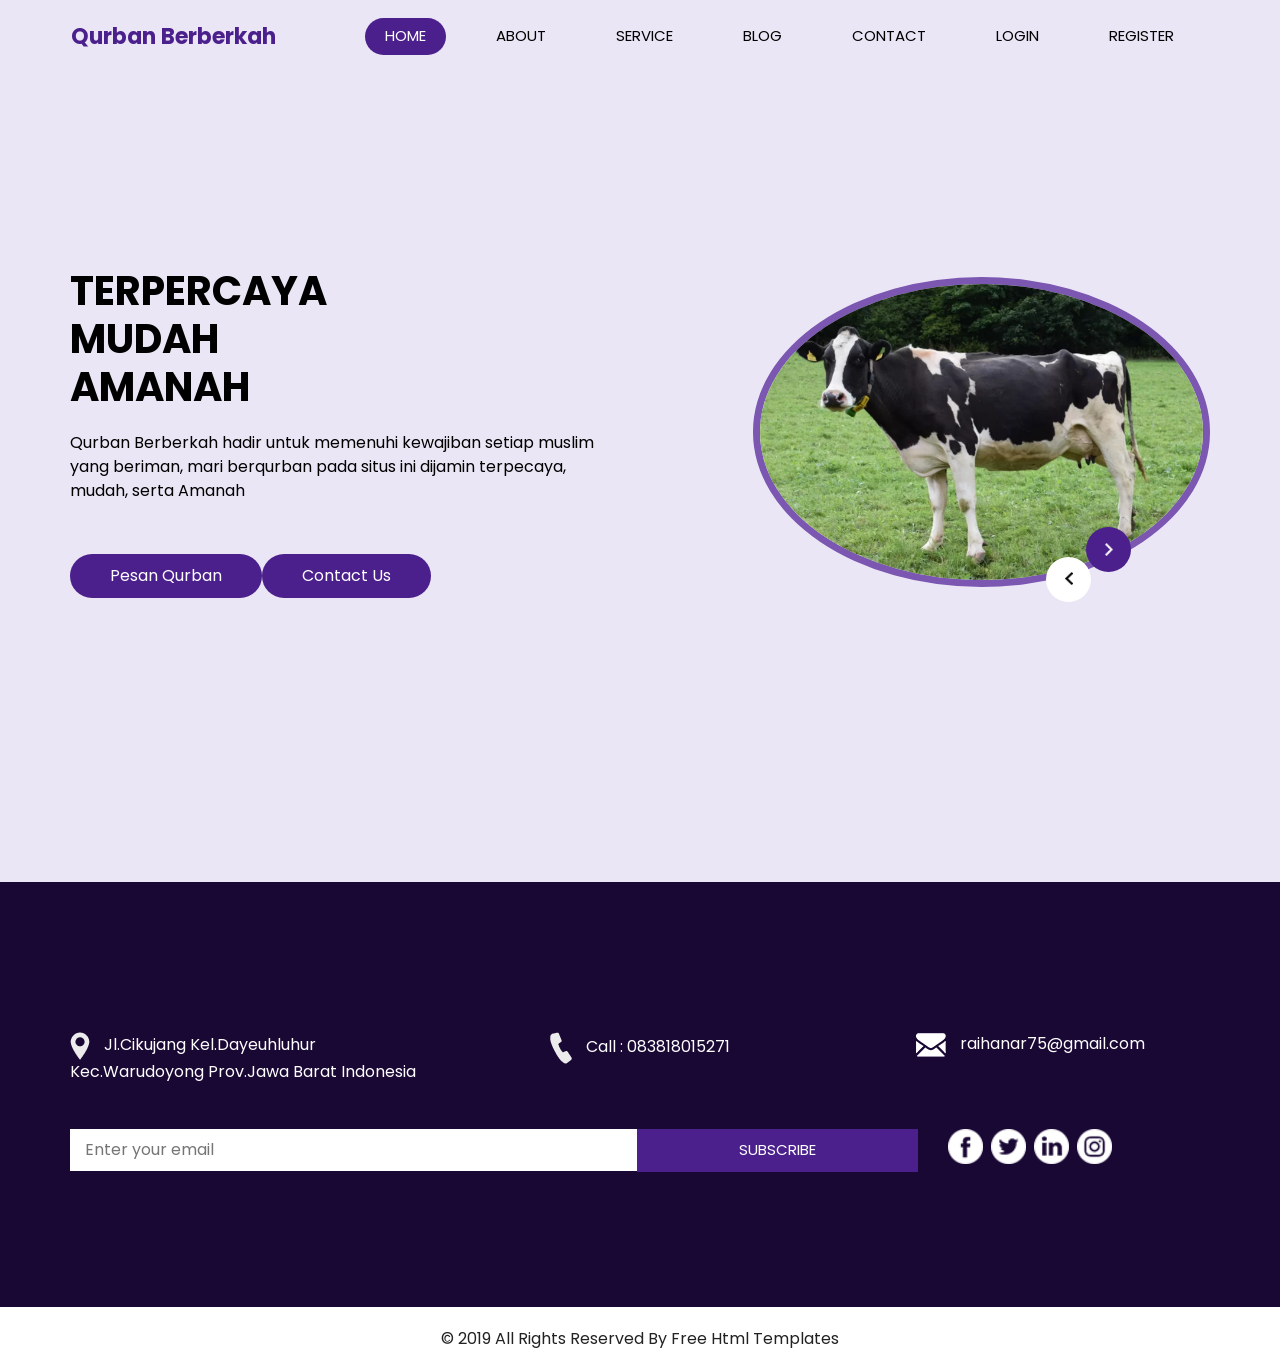
<file: index.html>
<!DOCTYPE html>
<html>

<head>
  <!-- Basic -->
  <meta charset="utf-8" />
  <meta http-equiv="X-UA-Compatible" content="IE=edge" />
  <!-- Mobile Metas -->
  <meta name="viewport" content="width=device-width, initial-scale=1, shrink-to-fit=no" />
  <!-- Site Metas -->
  <meta name="keywords" content="" />
  <meta name="description" content="" />
  <meta name="author" content="" />

  <title>Qurban Berberkah</title>

  <!-- slider stylesheet -->
  <link rel="stylesheet" type="text/css" href="https://cdnjs.cloudflare.com/ajax/libs/OwlCarousel2/2.1.3/assets/owl.carousel.min.css" />

  <!-- bootstrap core css -->
  <link rel="stylesheet" type="text/css" href="css/bootstrap.css" />

  <!-- fonts style -->
  <link href="https://fonts.googleapis.com/css?family=Poppins:400,600,700&display=swap" rel="stylesheet">
  <!-- Custom styles for this template -->
  <link href="css/style.css" rel="stylesheet" />
  <!-- responsive style -->
  <link href="css/responsive.css" rel="stylesheet" />
</head>

<body>

  <div class="hero_area">
    <!-- header section strats -->
    <header class="header_section">
      <div class="container">
        <nav class="navbar navbar-expand-lg custom_nav-container ">
          <a class="navbar-brand" href="index.html">
            <span>
              Qurban Berberkah
            </span>
          </a>
          <button class="navbar-toggler" type="button" data-toggle="collapse" data-target="#navbarSupportedContent" aria-controls="navbarSupportedContent" aria-expanded="false" aria-label="Toggle navigation">
            <span class="s-1"> </span>
            <span class="s-2"> </span>
            <span class="s-3"> </span>
          </button>

          <div class="collapse navbar-collapse" id="navbarSupportedContent">
            <div class="d-flex ml-auto flex-column flex-lg-row align-items-center">
              <ul class="navbar-nav">
                <li class="nav-item active">
                  <a class="nav-link" href="index.html">Home <span class="sr-only">(current)</span></a>
                </li>
                <li class="nav-item">
                  <a class="nav-link" href="about.html"> About</a>
                </li>
                <li class="nav-item">
                  <a class="nav-link" href="service.html"> Service </a>
                </li>
                <li class="nav-item">
                  <a class="nav-link" href="blog.html"> Blog </a>
                </li>
                <li class="nav-item">
                  <a class="nav-link" href="contact.html">Contact </a>
                </li>
                <li class="nav-item">
                  <a class="nav-link" href="login1.html">Login</a>
                </li>
                <li class="nav-item">
                  <a class="nav-link" href="register.html">Register</a>
                </li>
              </ul>
            </div>
          </div>
        </nav>
      </div>
    </header>
    <!-- end header section -->
    <!-- slider section -->
    <section class=" slider_section ">
      <div class="container">
        <div class="row">
          <div class="col-md-6 ">
            <div class="detail_box">
              <h1>
                Terpercaya <br>
                Mudah <br>
                Amanah
              </h1>
              <p>
                Qurban Berberkah hadir untuk memenuhi kewajiban setiap muslim yang beriman, mari berqurban pada situs ini dijamin terpecaya, mudah, serta Amanah 
              </p>
              <a href="hewan.php" class="">
                Pesan Qurban
 	            <a href="" class="">
                Contact Us
            </div>
          </div>
          <div class="col-lg-5 col-md-6 offset-lg-1">
            <div class="img_content">
              <div class="img_container">
                <div id="carouselExampleControls" class="carousel slide" data-ride="carousel">
                  <div class="carousel-inner">
                    <div class="carousel-item active">
                      <div class="img-box">
                        <img src="images/sapi.png" alt="">
                      </div>
                    </div>
                    <div class="carousel-item">
                      <div class="img-box">
                        <img src="images/sapi2.png" alt="">
                      </div>
                    </div>
                    <div class="carousel-item">
                      <div class="img-box">
                        <img src="images/sapi3.png" alt="">
                      </div>
                    </div>
                  </div>
                </div>
              </div>
              <a class="carousel-control-prev" href="#carouselExampleControls" role="button" data-slide="prev">
                <span class="sr-only">Previous</span>
              </a>
              <a class="carousel-control-next" href="#carouselExampleControls" role="button" data-slide="next">
                <span class="sr-only">Next</span>
              </a>
            </div>

          </div>
        </div>
      </div>
    </section>
    <!-- end slider section -->
  </div>
  <!-- info section -->

  <section class="info_section layout_padding">
    <div class="container">
      <div class="info_contact">
        <div class="row">
          <div class="col-md-4">
            <a href="">
              <img src="images/location-white.png" alt="">
              <span>
                Jl.Cikujang Kel.Dayeuhluhur Kec.Warudoyong Prov.Jawa Barat Indonesia
              </span>
            </a>
          </div>
          <div class="col-md-4">
            <a href="">
              <img src="images/telephone-white.png" alt="">
              <span>
                Call : 083818015271
              </span>
            </a>
          </div>
          <div class="col-md-4">
            <a href="">
              <img src="images/envelope-white.png" alt="">
              <span>
                raihanar75@gmail.com
              </span>
            </a>
          </div>
        </div>
      </div>
      <div class="row">
        <div class="col-md-8 col-lg-9">
          <div class="info_form">
            <form action="">
              <input type="text" placeholder="Enter your email">
              <button>
                subscribe
              </button>
            </form>
          </div>
        </div>
        <div class="col-md-4 col-lg-3">
          <div class="info_social">
            <div>
              <a href="">
                <img src="images/fb.png" alt="">
              </a>
            </div>
            <div>
              <a href="">
                <img src="images/twitter.png" alt="">
              </a>
            </div>
            <div>
              <a href="">
                <img src="images/linkedin.png" alt="">
              </a>
            </div>
            <div>
              <a href="">
                <img src="images/instagram.png" alt="">
              </a>
            </div>
          </div>
        </div>
      </div>

    </div>
  </section>

  <!-- end info section -->

  <!-- footer section -->
  <footer class="container-fluid footer_section">
    <div class="container">
      <div class="row">
        <div class="col-lg-7 col-md-9 mx-auto">
          <p>
            &copy; 2019 All Rights Reserved By
            <a href="https://html.design/">Free Html Templates</a>
          </p>
        </div>
      </div>
    </div>
  </footer>
  <!-- footer section -->


  <script src="js/jquery-3.4.1.min.js"></script>
  <script src="js/bootstrap.js"></script>

</body>

</html>
</file>
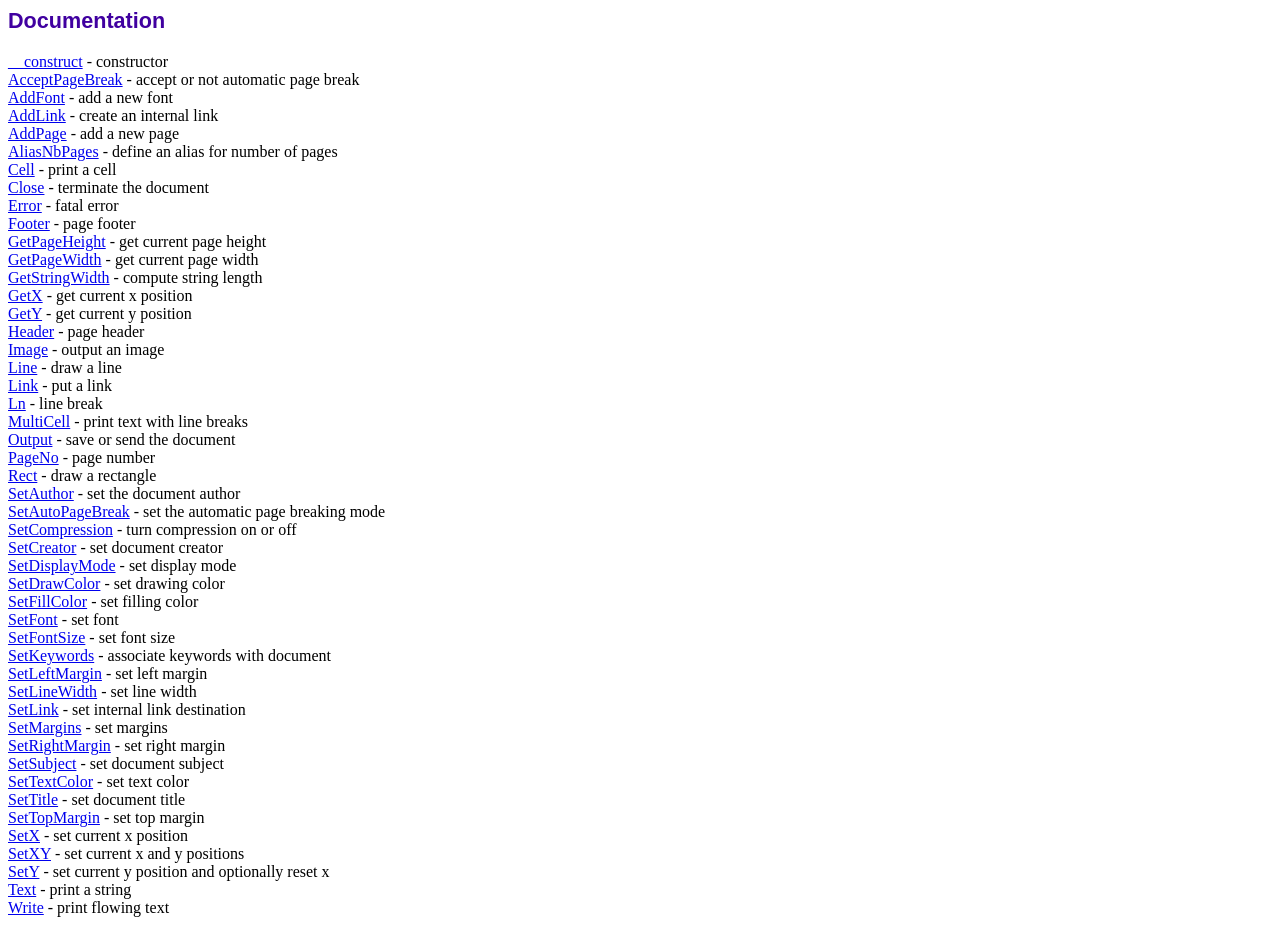
<file: pdf/doc/index.htm>
<!DOCTYPE html PUBLIC "-//W3C//DTD HTML 4.01 Transitional//EN">
<html>
<head>
<meta http-equiv="Content-Type" content="text/html; charset=UTF-8">
<title>Documentation</title>
<link type="text/css" rel="stylesheet" href="../fpdf.css">
</head>
<body>
<h1>Documentation</h1>
<a href="__construct.htm">__construct</a> - constructor<br>
<a href="acceptpagebreak.htm">AcceptPageBreak</a> - accept or not automatic page break<br>
<a href="addfont.htm">AddFont</a> - add a new font<br>
<a href="addlink.htm">AddLink</a> - create an internal link<br>
<a href="addpage.htm">AddPage</a> - add a new page<br>
<a href="aliasnbpages.htm">AliasNbPages</a> - define an alias for number of pages<br>
<a href="cell.htm">Cell</a> - print a cell<br>
<a href="close.htm">Close</a> - terminate the document<br>
<a href="error.htm">Error</a> - fatal error<br>
<a href="footer.htm">Footer</a> - page footer<br>
<a href="getpageheight.htm">GetPageHeight</a> - get current page height<br>
<a href="getpagewidth.htm">GetPageWidth</a> - get current page width<br>
<a href="getstringwidth.htm">GetStringWidth</a> - compute string length<br>
<a href="getx.htm">GetX</a> - get current x position<br>
<a href="gety.htm">GetY</a> - get current y position<br>
<a href="header.htm">Header</a> - page header<br>
<a href="image.htm">Image</a> - output an image<br>
<a href="line.htm">Line</a> - draw a line<br>
<a href="link.htm">Link</a> - put a link<br>
<a href="ln.htm">Ln</a> - line break<br>
<a href="multicell.htm">MultiCell</a> - print text with line breaks<br>
<a href="output.htm">Output</a> - save or send the document<br>
<a href="pageno.htm">PageNo</a> - page number<br>
<a href="rect.htm">Rect</a> - draw a rectangle<br>
<a href="setauthor.htm">SetAuthor</a> - set the document author<br>
<a href="setautopagebreak.htm">SetAutoPageBreak</a> - set the automatic page breaking mode<br>
<a href="setcompression.htm">SetCompression</a> - turn compression on or off<br>
<a href="setcreator.htm">SetCreator</a> - set document creator<br>
<a href="setdisplaymode.htm">SetDisplayMode</a> - set display mode<br>
<a href="setdrawcolor.htm">SetDrawColor</a> - set drawing color<br>
<a href="setfillcolor.htm">SetFillColor</a> - set filling color<br>
<a href="setfont.htm">SetFont</a> - set font<br>
<a href="setfontsize.htm">SetFontSize</a> - set font size<br>
<a href="setkeywords.htm">SetKeywords</a> - associate keywords with document<br>
<a href="setleftmargin.htm">SetLeftMargin</a> - set left margin<br>
<a href="setlinewidth.htm">SetLineWidth</a> - set line width<br>
<a href="setlink.htm">SetLink</a> - set internal link destination<br>
<a href="setmargins.htm">SetMargins</a> - set margins<br>
<a href="setrightmargin.htm">SetRightMargin</a> - set right margin<br>
<a href="setsubject.htm">SetSubject</a> - set document subject<br>
<a href="settextcolor.htm">SetTextColor</a> - set text color<br>
<a href="settitle.htm">SetTitle</a> - set document title<br>
<a href="settopmargin.htm">SetTopMargin</a> - set top margin<br>
<a href="setx.htm">SetX</a> - set current x position<br>
<a href="setxy.htm">SetXY</a> - set current x and y positions<br>
<a href="sety.htm">SetY</a> - set current y position and optionally reset x<br>
<a href="text.htm">Text</a> - print a string<br>
<a href="write.htm">Write</a> - print flowing text<br>
</body>
</html>
</file>
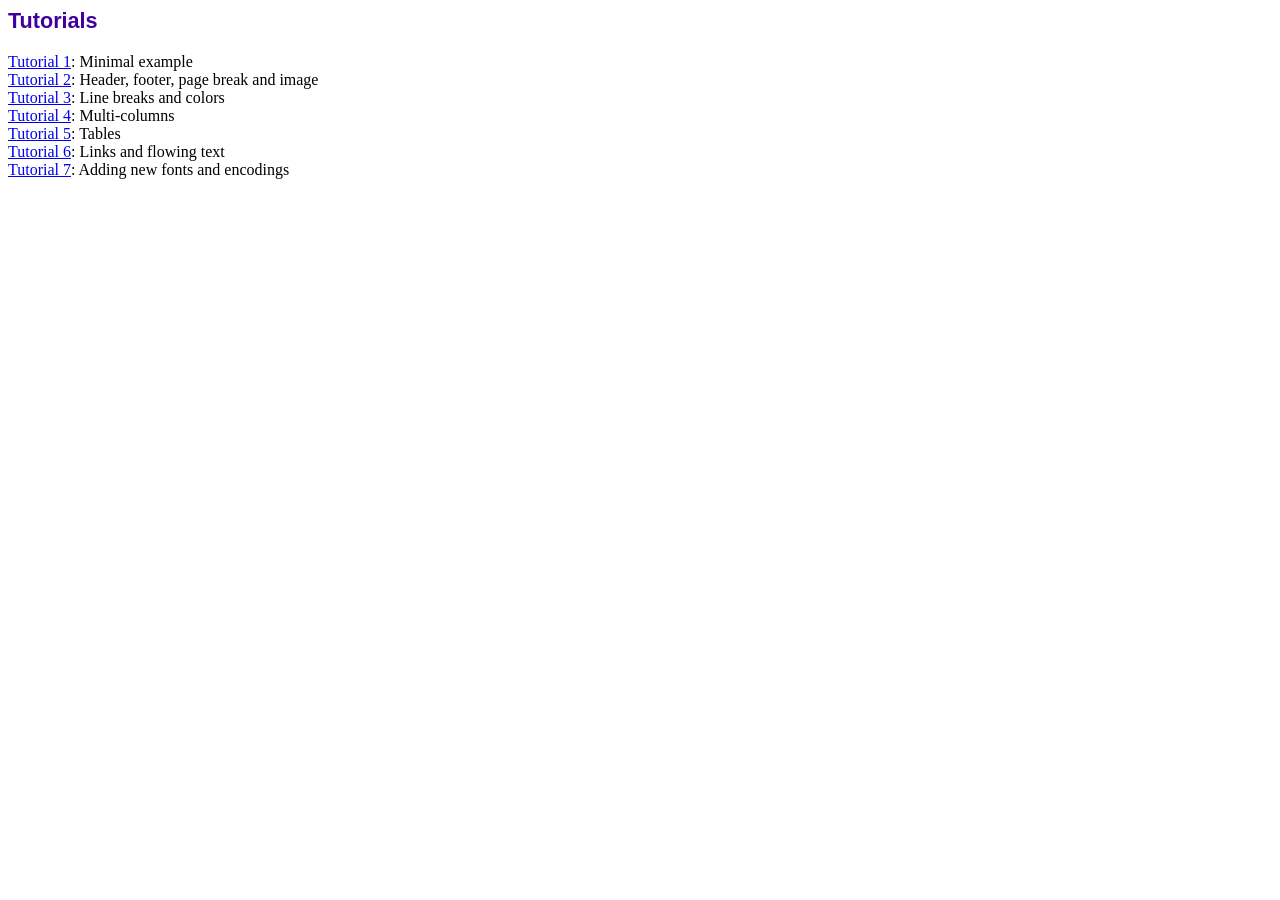
<file: pdf/tutorial/index.htm>
<!DOCTYPE html PUBLIC "-//W3C//DTD HTML 4.01 Transitional//EN">
<html>
<head>
<meta http-equiv="Content-Type" content="text/html; charset=UTF-8">
<title>Tutorials</title>
<link type="text/css" rel="stylesheet" href="../fpdf.css">
</head>
<body>
<h1>Tutorials</h1>
<ul style="list-style-type:none; margin-left:0; padding-left:0">
<li><a href="tuto1.htm">Tutorial 1</a>: Minimal example</li>
<li><a href="tuto2.htm">Tutorial 2</a>: Header, footer, page break and image</li>
<li><a href="tuto3.htm">Tutorial 3</a>: Line breaks and colors</li>
<li><a href="tuto4.htm">Tutorial 4</a>: Multi-columns</li>
<li><a href="tuto5.htm">Tutorial 5</a>: Tables</li>
<li><a href="tuto6.htm">Tutorial 6</a>: Links and flowing text</li>
<li><a href="tuto7.htm">Tutorial 7</a>: Adding new fonts and encodings</li>
</ul>
</body>
</html>
</file>
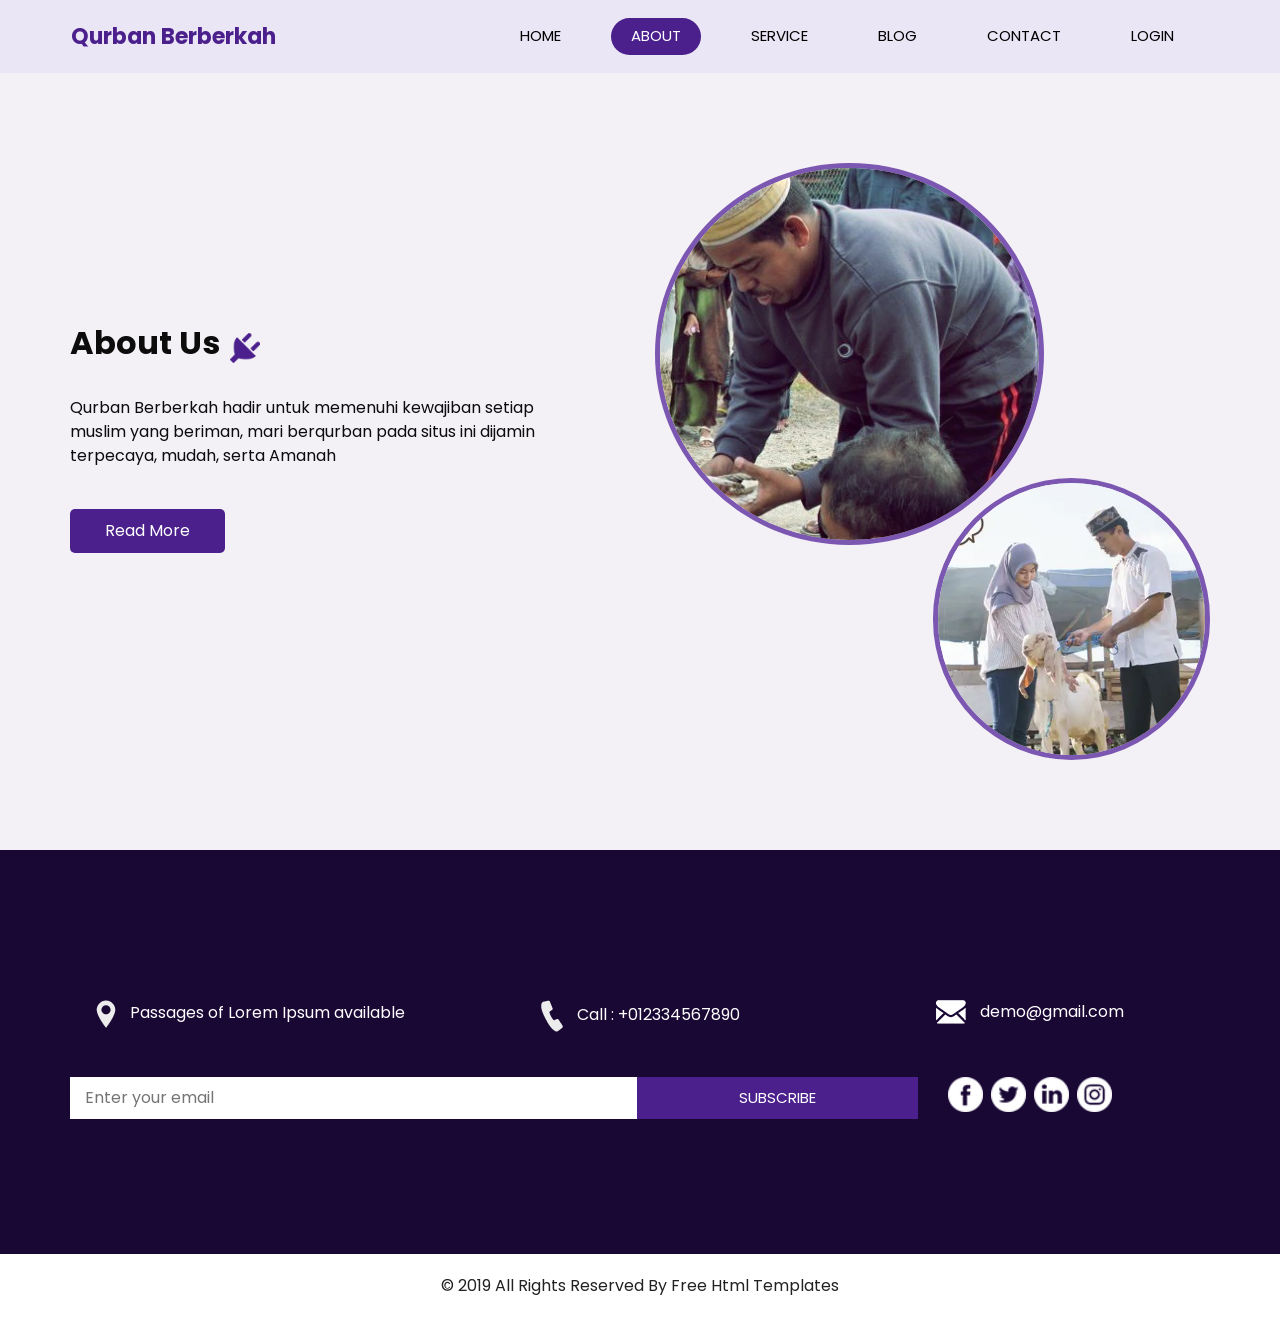
<file: about.html>
<!DOCTYPE html>
<html>

<head>
  <!-- Basic -->
  <meta charset="utf-8" />
  <meta http-equiv="X-UA-Compatible" content="IE=edge" />
  <!-- Mobile Metas -->
  <meta name="viewport" content="width=device-width, initial-scale=1, shrink-to-fit=no" />
  <!-- Site Metas -->
  <meta name="keywords" content="" />
  <meta name="description" content="" />
  <meta name="author" content="" />

  <title>Qurban Berberkah</title>

  <!-- slider stylesheet -->
  <link rel="stylesheet" type="text/css" href="https://cdnjs.cloudflare.com/ajax/libs/OwlCarousel2/2.1.3/assets/owl.carousel.min.css" />

  <!-- bootstrap core css -->
  <link rel="stylesheet" type="text/css" href="css/bootstrap.css" />

  <!-- fonts style -->
  <link href="https://fonts.googleapis.com/css?family=Poppins:400,600,700&display=swap" rel="stylesheet">
  <!-- Custom styles for this template -->
  <link href="css/style.css" rel="stylesheet" />
  <!-- responsive style -->
  <link href="css/responsive.css" rel="stylesheet" />
</head>

<body class="sub_page">

  <div class="hero_area">
    <!-- header section strats -->
    <header class="header_section">
      <div class="container">
        <nav class="navbar navbar-expand-lg custom_nav-container ">
          <a class="navbar-brand" href="index.html">
            <span>
              Qurban Berberkah
            </span>
          </a>
          <button class="navbar-toggler" type="button" data-toggle="collapse" data-target="#navbarSupportedContent" aria-controls="navbarSupportedContent" aria-expanded="false" aria-label="Toggle navigation">
            <span class="s-1"> </span>
            <span class="s-2"> </span>
            <span class="s-3"> </span>
          </button>

          <div class="collapse navbar-collapse" id="navbarSupportedContent">
            <div class="d-flex ml-auto flex-column flex-lg-row align-items-center">
              <ul class="navbar-nav  ">
                <li class="nav-item ">
                  <a class="nav-link" href="index.html">Home <span class="sr-only">(current)</span></a>
                </li>
                <li class="nav-item active">
                  <a class="nav-link" href="about.html"> About</a>
                </li>
                <li class="nav-item">
                  <a class="nav-link" href="service.html"> Service </a>
                </li>
                <li class="nav-item">
                  <a class="nav-link" href="blog.html"> Blog </a>
                </li>
                <li class="nav-item">
                  <a class="nav-link" href="contact.html">Contact </a>
                </li>
                <li class="nav-item">
                  <a class="nav-link" href="login1.html">Login</a>
                </li>
              </ul>
            </div>
          </div>
        </nav>
      </div>
    </header>
    <!-- end header section -->
  </div>



  <!-- about section -->
  <section class="about_section layout_padding">
    <div class="container">
      <div class="row">
        <div class="col-md-6">
          <div class="detail-box">
            <div class="heading_container">
              <h2>
                About Us
              </h2>
              <img src="images/plug.png" alt="">
            </div>
            <p>
              Qurban Berberkah hadir untuk memenuhi kewajiban setiap muslim yang beriman, mari berqurban pada situs ini dijamin terpecaya, mudah, serta Amanah 
            </p>
            <a href="">
              Read More
            </a>
          </div>
        </div>
        <div class="col-md-6">
          <div class="img_container">
            <div class="img-box b1">
              <img src="images/kangmeuncit.png" alt="" />
            </div>
            <div class="img-box b2">
              <img src="images/orangqurban.png" alt="" />
            </div>
          </div>

        </div>

      </div>
    </div>
  </section>

  <!-- end about section -->

  <!-- info section -->

  <section class="info_section layout_padding">
    <div class="container">
      <div class="info_contact">
        <div class="row">
          <div class="col-md-4">
            <a href="">
              <img src="images/location-white.png" alt="">
              <span>
                Passages of Lorem Ipsum available
              </span>
            </a>
          </div>
          <div class="col-md-4">
            <a href="">
              <img src="images/telephone-white.png" alt="">
              <span>
                Call : +012334567890
              </span>
            </a>
          </div>
          <div class="col-md-4">
            <a href="">
              <img src="images/envelope-white.png" alt="">
              <span>
                demo@gmail.com
              </span>
            </a>
          </div>
        </div>
      </div>
      <div class="row">
        <div class="col-md-8 col-lg-9">
          <div class="info_form">
            <form action="">
              <input type="text" placeholder="Enter your email">
              <button>
                subscribe
              </button>
            </form>
          </div>
        </div>
        <div class="col-md-4 col-lg-3">
          <div class="info_social">
            <div>
              <a href="">
                <img src="images/fb.png" alt="">
              </a>
            </div>
            <div>
              <a href="">
                <img src="images/twitter.png" alt="">
              </a>
            </div>
            <div>
              <a href="">
                <img src="images/linkedin.png" alt="">
              </a>
            </div>
            <div>
              <a href="">
                <img src="images/instagram.png" alt="">
              </a>
            </div>
          </div>
        </div>
      </div>

    </div>
  </section>

  <!-- end info section -->

  <!-- footer section -->
  <footer class="container-fluid footer_section">
    <div class="container">
      <div class="row">
        <div class="col-lg-7 col-md-9 mx-auto">
          <p>
            &copy; 2019 All Rights Reserved By
            <a href="https://html.design/">Free Html Templates</a>
          </p>
        </div>
      </div>
    </div>
  </footer>
  <!-- footer section -->


  <script src="js/jquery-3.4.1.min.js"></script>
  <script src="js/bootstrap.js"></script>

</body>

</html>
</file>
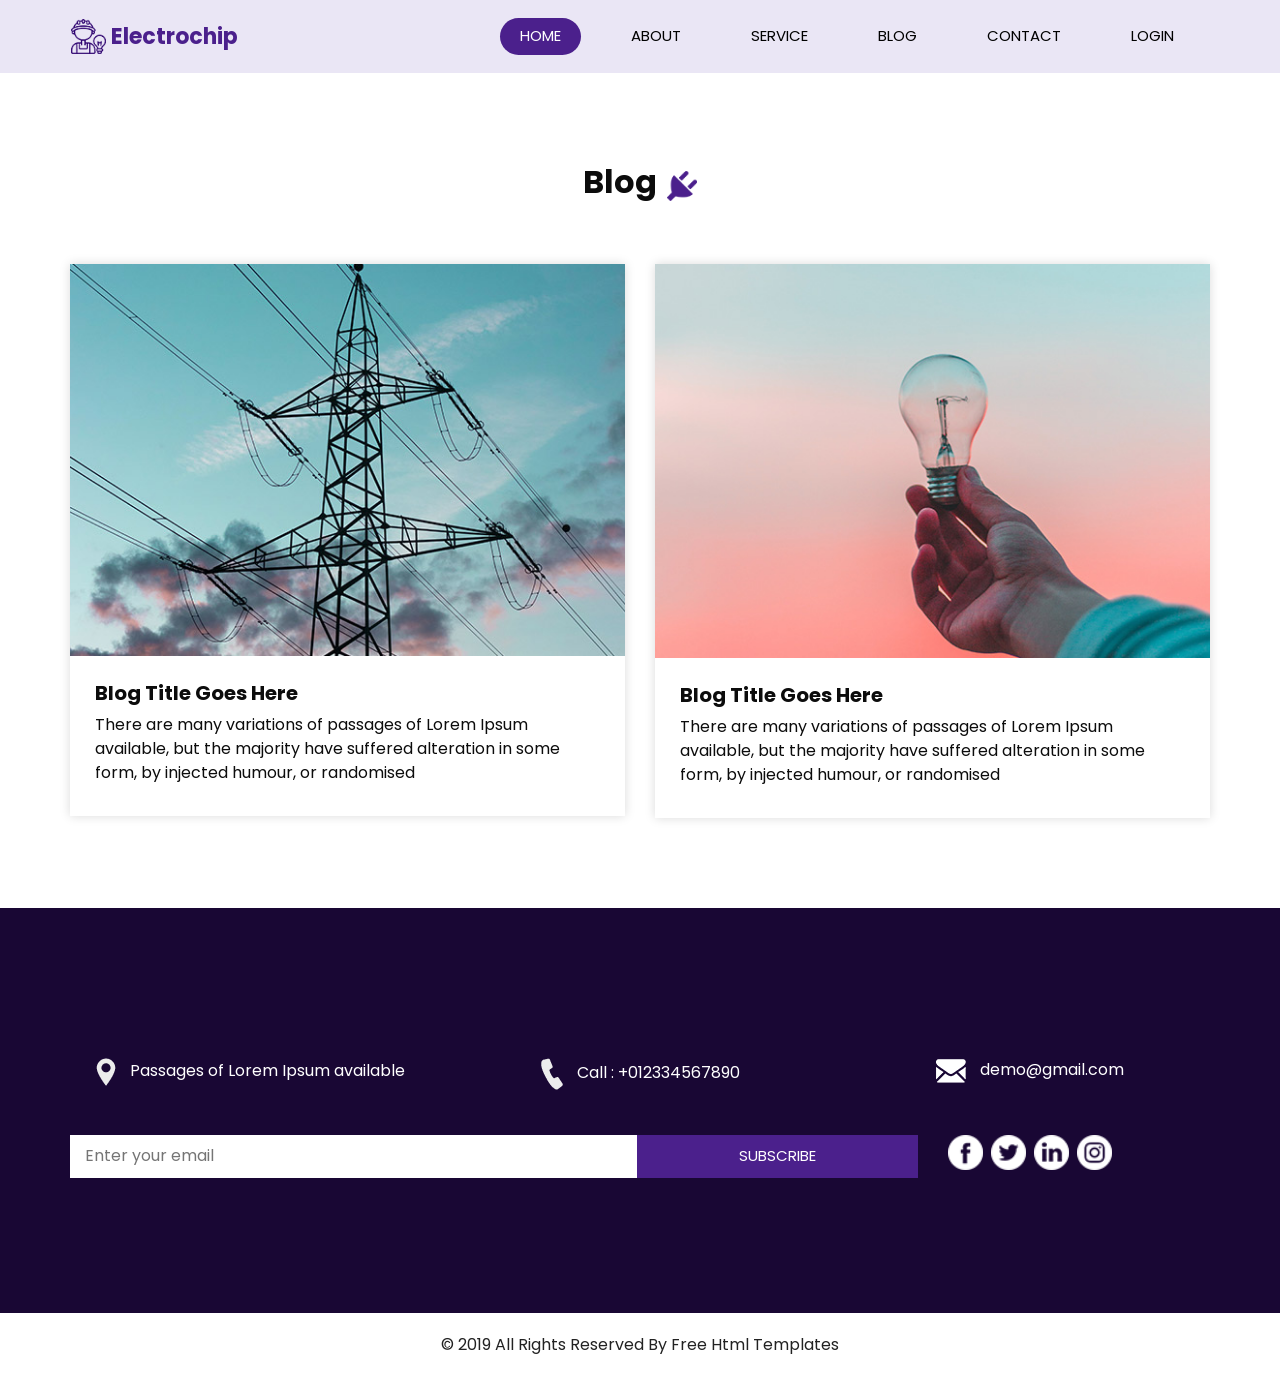
<file: blog.html>
<!DOCTYPE html>
<html>

<head>
  <!-- Basic -->
  <meta charset="utf-8" />
  <meta http-equiv="X-UA-Compatible" content="IE=edge" />
  <!-- Mobile Metas -->
  <meta name="viewport" content="width=device-width, initial-scale=1, shrink-to-fit=no" />
  <!-- Site Metas -->
  <meta name="keywords" content="" />
  <meta name="description" content="" />
  <meta name="author" content="" />

  <title>Electrochip</title>

  <!-- slider stylesheet -->
  <link rel="stylesheet" type="text/css" href="https://cdnjs.cloudflare.com/ajax/libs/OwlCarousel2/2.1.3/assets/owl.carousel.min.css" />

  <!-- bootstrap core css -->
  <link rel="stylesheet" type="text/css" href="css/bootstrap.css" />

  <!-- fonts style -->
  <link href="https://fonts.googleapis.com/css?family=Poppins:400,600,700&display=swap" rel="stylesheet">
  <!-- Custom styles for this template -->
  <link href="css/style.css" rel="stylesheet" />
  <!-- responsive style -->
  <link href="css/responsive.css" rel="stylesheet" />
</head>

<body class="sub_page">

  <div class="hero_area">
    <!-- header section strats -->
    <header class="header_section">
      <div class="container">
        <nav class="navbar navbar-expand-lg custom_nav-container ">
          <a class="navbar-brand" href="index.html">
            <img src="images/logo.png" alt="">
            <span>
              Electrochip
            </span>
          </a>
          <button class="navbar-toggler" type="button" data-toggle="collapse" data-target="#navbarSupportedContent" aria-controls="navbarSupportedContent" aria-expanded="false" aria-label="Toggle navigation">
            <span class="s-1"> </span>
            <span class="s-2"> </span>
            <span class="s-3"> </span>
          </button>

          <div class="collapse navbar-collapse" id="navbarSupportedContent">
            <div class="d-flex ml-auto flex-column flex-lg-row align-items-center">
              <ul class="navbar-nav  ">
                <li class="nav-item active">
                  <a class="nav-link" href="index.html">Home <span class="sr-only">(current)</span></a>
                </li>
                <li class="nav-item">
                  <a class="nav-link" href="about.html"> About</a>
                </li>
                <li class="nav-item">
                  <a class="nav-link" href="service.html"> Service </a>
                </li>
                <li class="nav-item">
                  <a class="nav-link" href="blog.html"> Blog </a>
                </li>
                <li class="nav-item">
                  <a class="nav-link" href="contact.html">Contact </a>
                </li>
                <li class="nav-item">
                  <a class="nav-link" href="login1.html">Login</a>
                </li>
              </ul>
            </div>
          </div>
        </nav>
      </div>
    </header>
    <!-- end header section -->
  </div>




  <!-- blog section -->

  <section class="blog_section layout_padding">
    <div class="container">
      <div class="heading_container">
        <h2>
          Blog
        </h2>
        <img src="images/plug.png" alt="">
      </div>
      <div class="row">
        <div class="col-md-6">
          <div class="box">
            <div class="img-box">
              <img src="images/blog1.jpg" alt="">
            </div>
            <div class="detail-box">
              <h5>
                Blog Title Goes Here
              </h5>
              <p>
                There are many variations of passages of Lorem Ipsum available, but the majority have suffered alteration in some form, by injected humour, or randomised
              </p>
            </div>
          </div>
        </div>
        <div class="col-md-6">
          <div class="box">
            <div class="img-box">
              <img src="images/blog2.jpg" alt="">
            </div>
            <div class="detail-box">
              <h5>
                Blog Title Goes Here
              </h5>
              <p>
                There are many variations of passages of Lorem Ipsum available, but the majority have suffered alteration in some form, by injected humour, or randomised
              </p>
            </div>
          </div>
        </div>
      </div>
    </div>
  </section>

  <!-- end blog section -->






  <!-- info section -->

  <section class="info_section layout_padding">
    <div class="container">
      <div class="info_contact">
        <div class="row">
          <div class="col-md-4">
            <a href="">
              <img src="images/location-white.png" alt="">
              <span>
                Passages of Lorem Ipsum available
              </span>
            </a>
          </div>
          <div class="col-md-4">
            <a href="">
              <img src="images/telephone-white.png" alt="">
              <span>
                Call : +012334567890
              </span>
            </a>
          </div>
          <div class="col-md-4">
            <a href="">
              <img src="images/envelope-white.png" alt="">
              <span>
                demo@gmail.com
              </span>
            </a>
          </div>
        </div>
      </div>
      <div class="row">
        <div class="col-md-8 col-lg-9">
          <div class="info_form">
            <form action="">
              <input type="text" placeholder="Enter your email">
              <button>
                subscribe
              </button>
            </form>
          </div>
        </div>
        <div class="col-md-4 col-lg-3">
          <div class="info_social">
            <div>
              <a href="">
                <img src="images/fb.png" alt="">
              </a>
            </div>
            <div>
              <a href="">
                <img src="images/twitter.png" alt="">
              </a>
            </div>
            <div>
              <a href="">
                <img src="images/linkedin.png" alt="">
              </a>
            </div>
            <div>
              <a href="">
                <img src="images/instagram.png" alt="">
              </a>
            </div>
          </div>
        </div>
      </div>

    </div>
  </section>

  <!-- end info section -->


  <!-- footer section -->
  <footer class="container-fluid footer_section">
    <div class="container">
      <div class="row">
        <div class="col-lg-7 col-md-9 mx-auto">
          <p>
            &copy; 2019 All Rights Reserved By
            <a href="https://html.design/">Free Html Templates</a>
          </p>
        </div>
      </div>
    </div>
  </footer>
  <!-- footer section -->


  <script src="js/jquery-3.4.1.min.js"></script>
  <script src="js/bootstrap.js"></script>

</body>

</html>
</file>
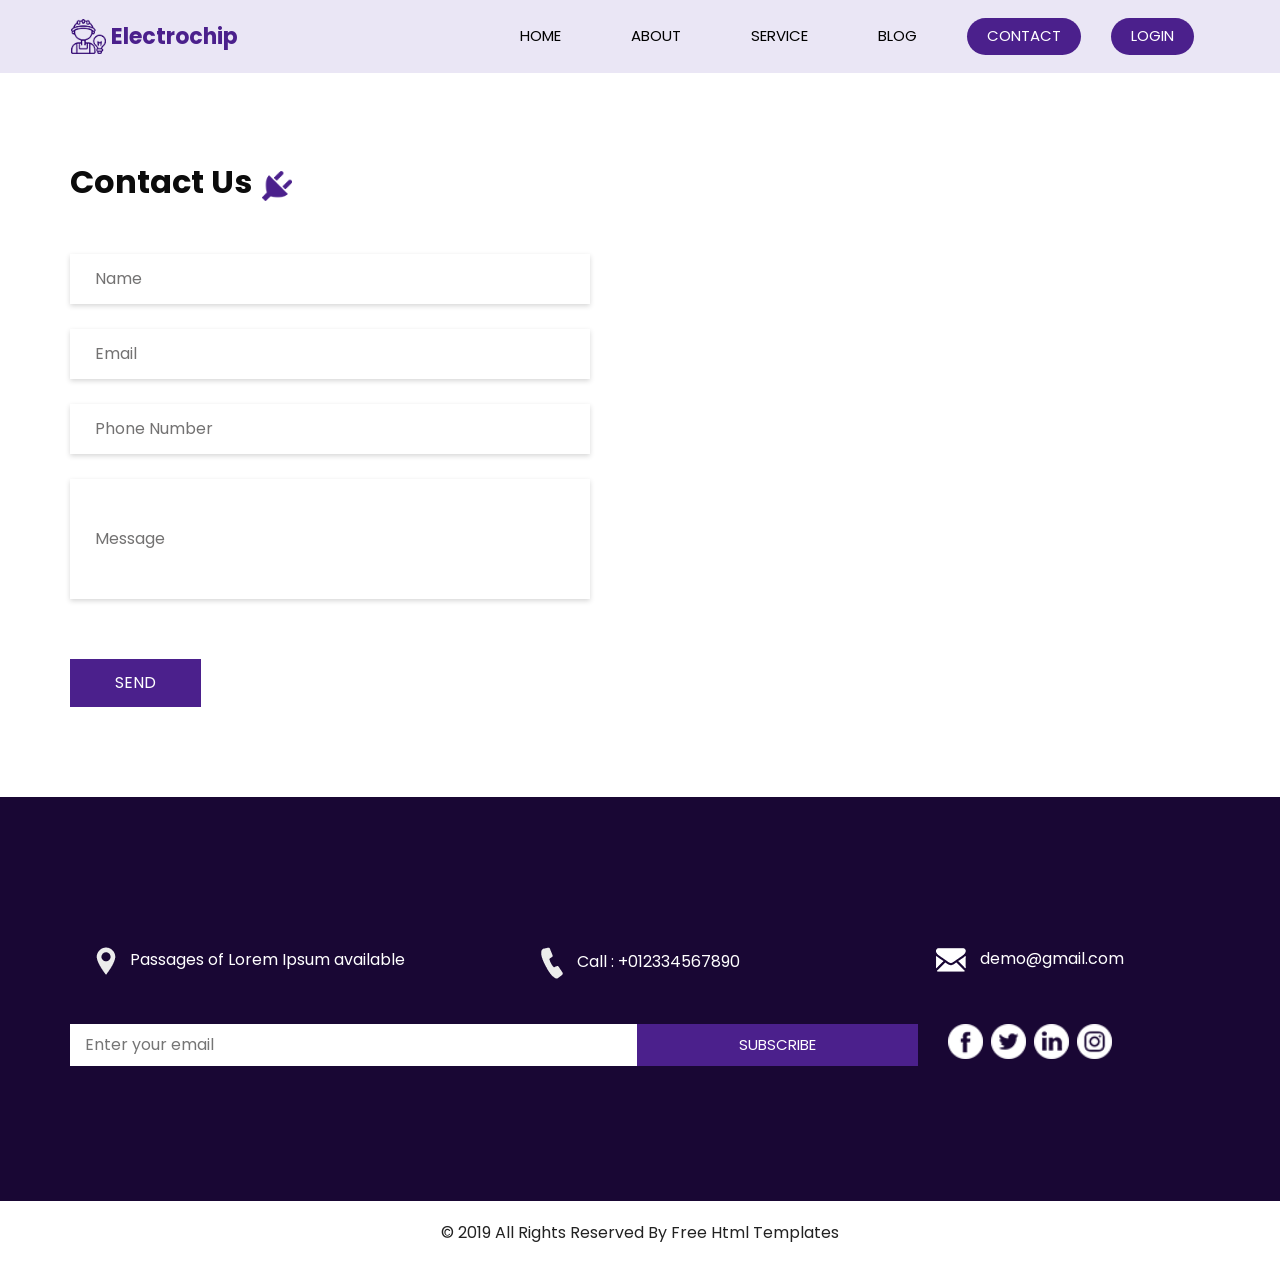
<file: contact.html>
<!DOCTYPE html>
<html>

<head>
  <!-- Basic -->
  <meta charset="utf-8" />
  <meta http-equiv="X-UA-Compatible" content="IE=edge" />
  <!-- Mobile Metas -->
  <meta name="viewport" content="width=device-width, initial-scale=1, shrink-to-fit=no" />
  <!-- Site Metas -->
  <meta name="keywords" content="" />
  <meta name="description" content="" />
  <meta name="author" content="" />

  <title>Electrochip</title>

  <!-- slider stylesheet -->
  <link rel="stylesheet" type="text/css" href="https://cdnjs.cloudflare.com/ajax/libs/OwlCarousel2/2.1.3/assets/owl.carousel.min.css" />

  <!-- bootstrap core css -->
  <link rel="stylesheet" type="text/css" href="css/bootstrap.css" />

  <!-- fonts style -->
  <link href="https://fonts.googleapis.com/css?family=Poppins:400,600,700&display=swap" rel="stylesheet">
  <!-- Custom styles for this template -->
  <link href="css/style.css" rel="stylesheet" />
  <!-- responsive style -->
  <link href="css/responsive.css" rel="stylesheet" />
</head>

<body class="sub_page">

  <div class="hero_area">
    <!-- header section strats -->
    <header class="header_section">
      <div class="container">
        <nav class="navbar navbar-expand-lg custom_nav-container ">
          <a class="navbar-brand" href="index.html">
            <img src="images/logo.png" alt="">
            <span>
              Electrochip
            </span>
          </a>
          <button class="navbar-toggler" type="button" data-toggle="collapse" data-target="#navbarSupportedContent" aria-controls="navbarSupportedContent" aria-expanded="false" aria-label="Toggle navigation">
            <span class="s-1"> </span>
            <span class="s-2"> </span>
            <span class="s-3"> </span>
          </button>

          <div class="collapse navbar-collapse" id="navbarSupportedContent">
            <div class="d-flex ml-auto flex-column flex-lg-row align-items-center">
              <ul class="navbar-nav  ">
                <li class="nav-item ">
                  <a class="nav-link" href="index.html">Home <span class="sr-only">(current)</span></a>
                </li>
                <li class="nav-item">
                  <a class="nav-link" href="about.html"> About</a>
                </li>
                <li class="nav-item">
                  <a class="nav-link" href="service.html"> Service </a>
                </li>
                <li class="nav-item">
                  <a class="nav-link" href="blog.html"> Blog </a>
                </li>
                <li class="nav-item active">
                  <a class="nav-link" href="contact.html">Contact </a>
                </li>
                <li class="nav-item active">
                  <a class="nav-link" href="login1.html">Login </a>
                </li>

              </ul>
            </div>
          </div>
        </nav>
      </div>
    </header>
    <!-- end header section -->
  </div>


  <!-- contact section -->

  <section class="contact_section layout_padding">
    <div class="container ">
      <div class="heading_container">
        <h2>
          Contact Us
        </h2>
        <img src="images/plug.png" alt="">
      </div>
    </div>
    <div class="container">
      <div class="row">
        <div class="col-md-6">
          <form action="">
            <div>
              <input type="text" placeholder="Name" />
            </div>
            <div>
              <input type="email" placeholder="Email" />
            </div>
            <div>
              <input type="text" placeholder="Phone Number" />
            </div>
            <div>
              <input type="text" class="message-box" placeholder="Message" />
            </div>
            <div class="d-flex ">
              <button>
                SEND
              </button>
            </div>
          </form>
        </div>
        <div class="col-md-6">
          <div class="map_container">
            <div class="map-responsive">
              <iframe src="https://www.google.com/maps/embed/v1/place?key=AIzaSyA0s1a7phLN0iaD6-UE7m4qP-z21pH0eSc&q=Eiffel+Tower+Paris+France" width="600" height="300" frameborder="0" style="border:0; width: 100%; height:100%" allowfullscreen></iframe>
            </div>
          </div>
        </div>
      </div>
    </div>
  </section>

  <!-- end contact section -->


  <!-- info section -->

  <section class="info_section layout_padding">
    <div class="container">
      <div class="info_contact">
        <div class="row">
          <div class="col-md-4">
            <a href="">
              <img src="images/location-white.png" alt="">
              <span>
                Passages of Lorem Ipsum available
              </span>
            </a>
          </div>
          <div class="col-md-4">
            <a href="">
              <img src="images/telephone-white.png" alt="">
              <span>
                Call : +012334567890
              </span>
            </a>
          </div>
          <div class="col-md-4">
            <a href="">
              <img src="images/envelope-white.png" alt="">
              <span>
                demo@gmail.com
              </span>
            </a>
          </div>
        </div>
      </div>
      <div class="row">
        <div class="col-md-8 col-lg-9">
          <div class="info_form">
            <form action="">
              <input type="text" placeholder="Enter your email">
              <button>
                subscribe
              </button>
            </form>
          </div>
        </div>
        <div class="col-md-4 col-lg-3">
          <div class="info_social">
            <div>
              <a href="">
                <img src="images/fb.png" alt="">
              </a>
            </div>
            <div>
              <a href="">
                <img src="images/twitter.png" alt="">
              </a>
            </div>
            <div>
              <a href="">
                <img src="images/linkedin.png" alt="">
              </a>
            </div>
            <div>
              <a href="">
                <img src="images/instagram.png" alt="">
              </a>
            </div>
          </div>
        </div>
      </div>

    </div>
  </section>

  <!-- end info section -->

  <!-- footer section -->
  <footer class="container-fluid footer_section">
    <div class="container">
      <div class="row">
        <div class="col-lg-7 col-md-9 mx-auto">
          <p>
            &copy; 2019 All Rights Reserved By
            <a href="https://html.design/">Free Html Templates</a>
          </p>
        </div>
      </div>
    </div>
  </footer>
  <!-- footer section -->


  <script src="js/jquery-3.4.1.min.js"></script>
  <script src="js/bootstrap.js"></script>

</body>

</html>
</file>
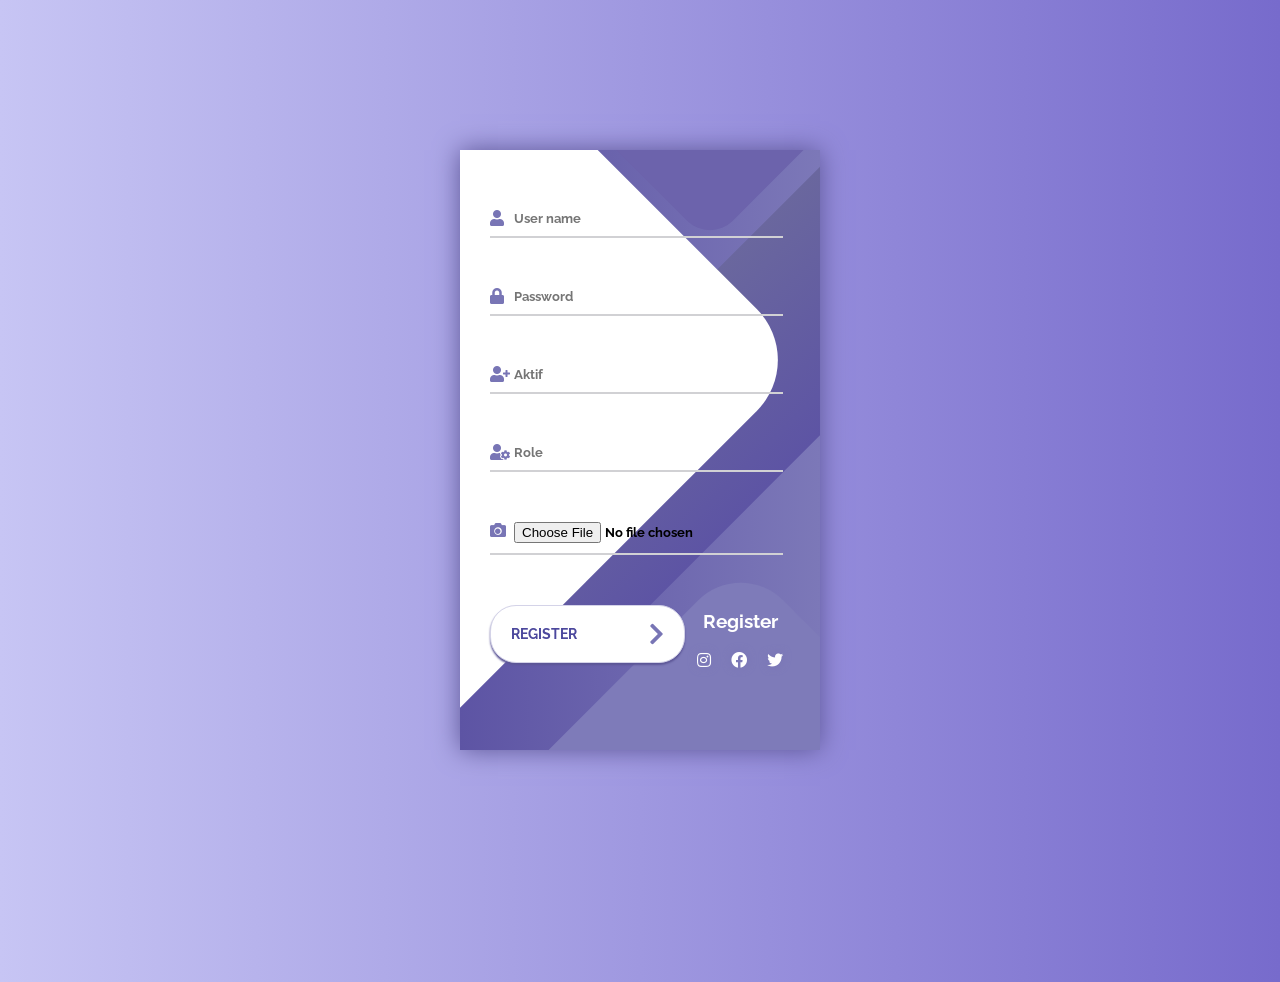
<file: register.html>
<!DOCTYPE html>
<html lang="en">
<head>
  <meta charset="UTF-8">
  <title>Qurban Berberkah</title>
  <link rel="stylesheet" href="https://use.fontawesome.com/releases/v5.2.0/css/all.css">
  <link rel="stylesheet" href="style.css">
</head>
<body>
<div class="container">
  <div class="screen">
    <div class="screen__content">
      <form class="register" action="register.php" method="post" enctype="multipart/form-data">
        <div class="register__field">
          <i class="register__icon fas fa-user"></i>
          <input type="text" class="register__input" placeholder="User name" name="username" required>
        </div>
        <div class="register__field">
          <i class="register__icon fas fa-lock"></i>
          <input type="password" class="register__input" placeholder="Password" name="password" required>
        </div>
        <div class="register__field">
          <i class="register__icon fas fa-user-plus"></i>
          <input type="text" class="register__input" placeholder="Aktif" name="aktif" required>
        </div>
        <div class="register__field">
          <i class="register__icon fas fa-user-cog"></i>
          <input type="text" class="register__input" placeholder="Role" name="role" required>
        </div>
        <div class="register__field">
          <i class="register__icon fas fa-camera"></i>
          <input type="file" class="register__input" name="foto" required>
        </div>
        <button class="button register__submit" name="submit">
          <span class="button__text">Register</span>
          <i class="button__icon fas fa-chevron-right"></i>
        </button>
      </form>
      <div class="social-login">
        <h3>Register</h3>
        <div class="social-icons">
          <a href="#" class="social-login__icon fab fa-instagram"></a>
          <a href="#" class="social-login__icon fab fa-facebook"></a>
          <a href="#" class="social-login__icon fab fa-twitter"></a>
        </div>
      </div>
    </div>
    <div class="screen__background">
      <span class="screen__background__shape screen__background__shape4"></span>
      <span class="screen__background__shape screen__background__shape3"></span>
      <span class="screen__background__shape screen__background__shape2"></span>
      <span class="screen__background__shape screen__background__shape1"></span>
    </div>
  </div>
</div>
</body>
</html>
</file>
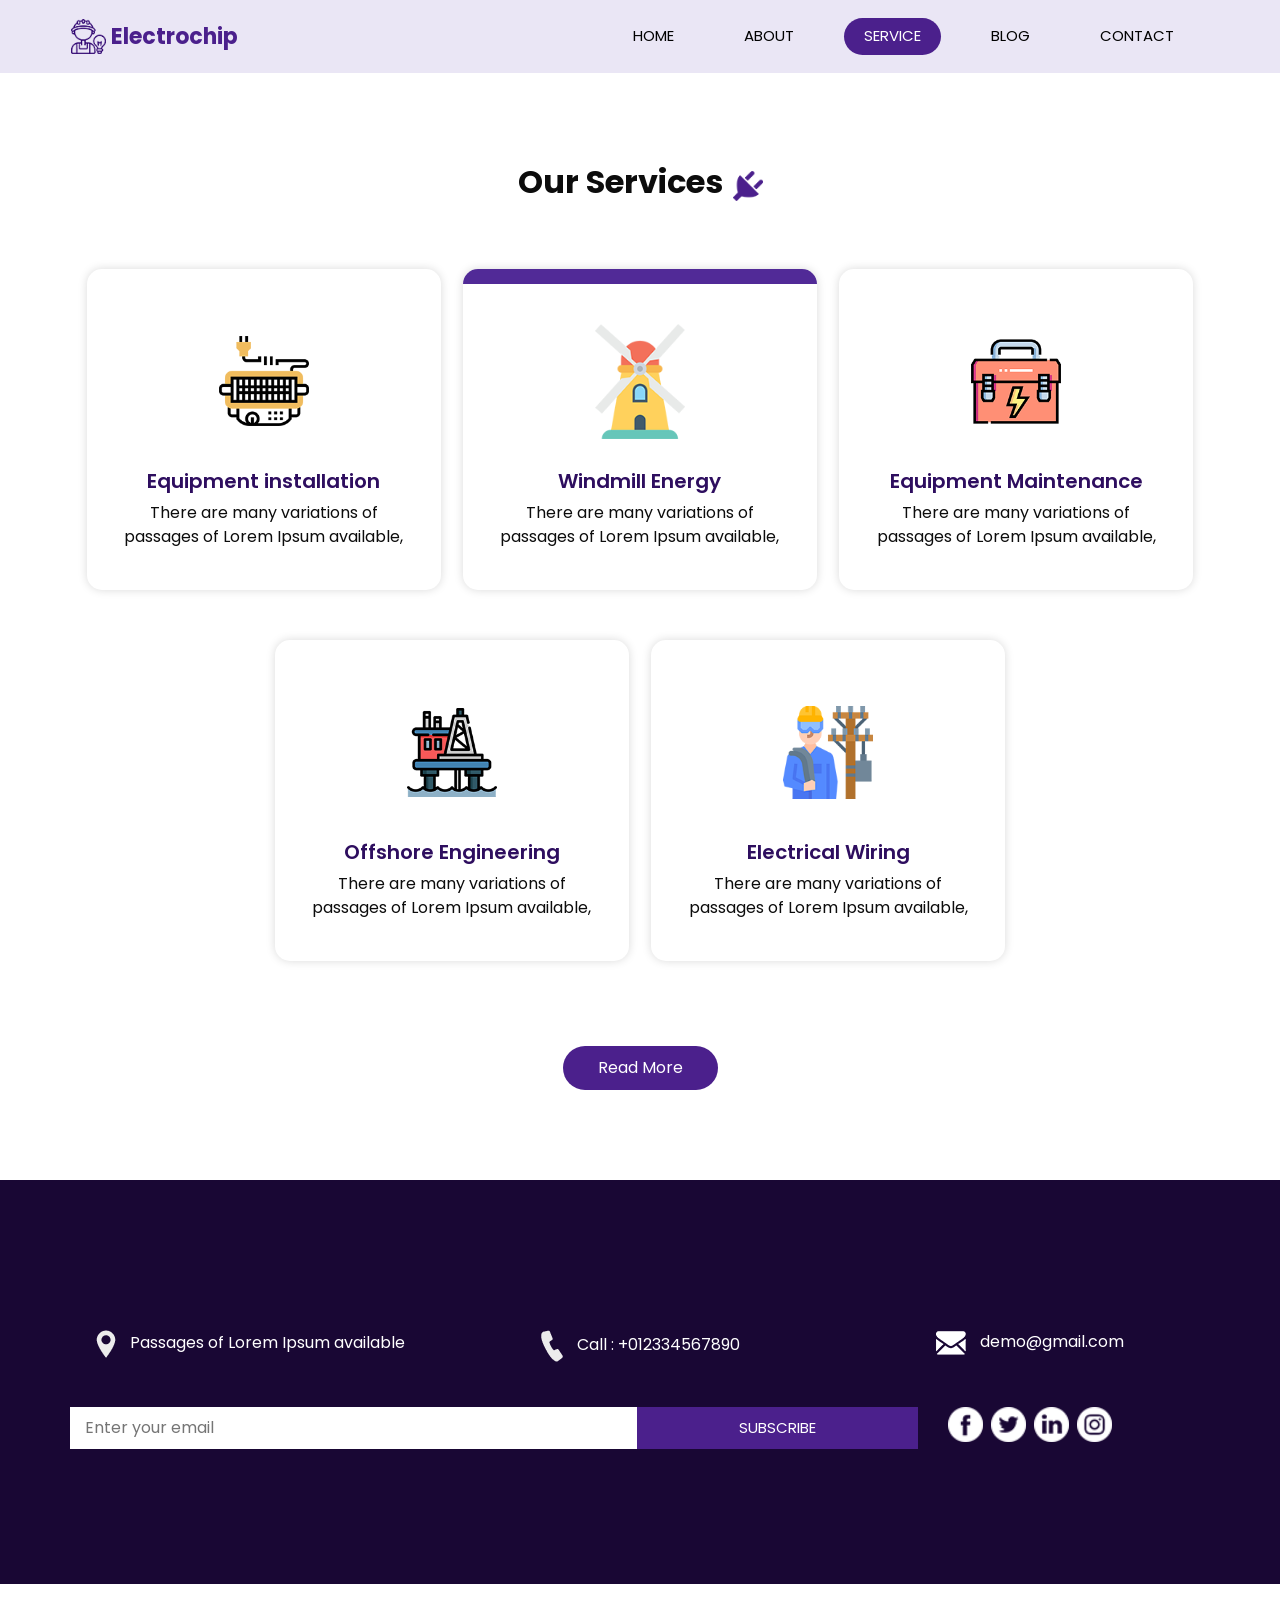
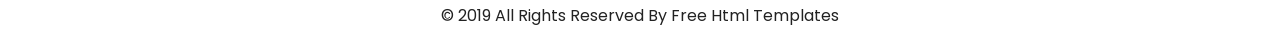
<file: service.html>
<!DOCTYPE html>
<html>

<head>
  <!-- Basic -->
  <meta charset="utf-8" />
  <meta http-equiv="X-UA-Compatible" content="IE=edge" />
  <!-- Mobile Metas -->
  <meta name="viewport" content="width=device-width, initial-scale=1, shrink-to-fit=no" />
  <!-- Site Metas -->
  <meta name="keywords" content="" />
  <meta name="description" content="" />
  <meta name="author" content="" />

  <title>Electrochip</title>

  <!-- slider stylesheet -->
  <link rel="stylesheet" type="text/css" href="https://cdnjs.cloudflare.com/ajax/libs/OwlCarousel2/2.1.3/assets/owl.carousel.min.css" />

  <!-- bootstrap core css -->
  <link rel="stylesheet" type="text/css" href="css/bootstrap.css" />

  <!-- fonts style -->
  <link href="https://fonts.googleapis.com/css?family=Poppins:400,600,700&display=swap" rel="stylesheet">
  <!-- Custom styles for this template -->
  <link href="css/style.css" rel="stylesheet" />
  <!-- responsive style -->
  <link href="css/responsive.css" rel="stylesheet" />
</head>

<body class="sub_page">

  <div class="hero_area">
    <!-- header section strats -->
    <header class="header_section">
      <div class="container">
        <nav class="navbar navbar-expand-lg custom_nav-container ">
          <a class="navbar-brand" href="index.html">
            <img src="images/logo.png" alt="">
            <span>
              Electrochip
            </span>
          </a>
          <button class="navbar-toggler" type="button" data-toggle="collapse" data-target="#navbarSupportedContent" aria-controls="navbarSupportedContent" aria-expanded="false" aria-label="Toggle navigation">
            <span class="s-1"> </span>
            <span class="s-2"> </span>
            <span class="s-3"> </span>
          </button>

          <div class="collapse navbar-collapse" id="navbarSupportedContent">
            <div class="d-flex ml-auto flex-column flex-lg-row align-items-center">
              <ul class="navbar-nav  ">
                <li class="nav-item ">
                  <a class="nav-link" href="index.html">Home <span class="sr-only">(current)</span></a>
                </li>
                <li class="nav-item">
                  <a class="nav-link" href="about.html"> About</a>
                </li>
                <li class="nav-item active">
                  <a class="nav-link" href="service.html"> Service </a>
                </li>
                <li class="nav-item">
                  <a class="nav-link" href="blog.html"> Blog </a>
                </li>
                <li class="nav-item">
                  <a class="nav-link" href="contact.html">Contact </a>
                </li>
              </ul>
            </div>
          </div>
        </nav>
      </div>
    </header>
    <!-- end header section -->
  </div>


  <!-- service section -->
  <section class="service_section layout_padding">
    <div class="container">
      <div class="heading_container">
        <h2>
          Our Services
        </h2>
        <img src="images/plug.png" alt="">
      </div>

      <div class="service_container">
        <div class="box">
          <div class="img-box">
            <img src="images/s1.png" class="img1" alt="">
          </div>
          <div class="detail-box">
            <h5>
              Equipment installation
            </h5>
            <p>
              There are many variations of passages of Lorem Ipsum available,
            </p>
          </div>
        </div>
        <div class="box active">
          <div class="img-box">
            <img src="images/s2.png" class="img1" alt="">
          </div>
          <div class="detail-box">
            <h5>
              Windmill Energy
            </h5>
            <p>
              There are many variations of passages of Lorem Ipsum available,
            </p>
          </div>
        </div>
        <div class="box">
          <div class="img-box">
            <img src="images/s3.png" class="img1" alt="">
          </div>
          <div class="detail-box">
            <h5>
              Equipment Maintenance
            </h5>
            <p>
              There are many variations of passages of Lorem Ipsum available,
            </p>
          </div>
        </div>
        <div class="box ">
          <div class="img-box">
            <img src="images/s4.png" class="img1" alt="">
          </div>
          <div class="detail-box">
            <h5>
              Offshore Engineering
            </h5>
            <p>
              There are many variations of passages of Lorem Ipsum available,
            </p>
          </div>
        </div>
        <div class="box">
          <div class="img-box">
            <img src="images/s5.png" class="img1" alt="">
          </div>
          <div class="detail-box">
            <h5>
              Electrical Wiring
            </h5>
            <p>
              There are many variations of passages of Lorem Ipsum available,
            </p>
          </div>
        </div>
      </div>
      <div class="btn-box">
        <a href="">
          Read More
        </a>
      </div>
    </div>
  </section>
  <!-- end service section -->


  <!-- info section -->

  <section class="info_section layout_padding">
    <div class="container">
      <div class="info_contact">
        <div class="row">
          <div class="col-md-4">
            <a href="">
              <img src="images/location-white.png" alt="">
              <span>
                Passages of Lorem Ipsum available
              </span>
            </a>
          </div>
          <div class="col-md-4">
            <a href="">
              <img src="images/telephone-white.png" alt="">
              <span>
                Call : +012334567890
              </span>
            </a>
          </div>
          <div class="col-md-4">
            <a href="">
              <img src="images/envelope-white.png" alt="">
              <span>
                demo@gmail.com
              </span>
            </a>
          </div>
        </div>
      </div>
      <div class="row">
        <div class="col-md-8 col-lg-9">
          <div class="info_form">
            <form action="">
              <input type="text" placeholder="Enter your email">
              <button>
                subscribe
              </button>
            </form>
          </div>
        </div>
        <div class="col-md-4 col-lg-3">
          <div class="info_social">
            <div>
              <a href="">
                <img src="images/fb.png" alt="">
              </a>
            </div>
            <div>
              <a href="">
                <img src="images/twitter.png" alt="">
              </a>
            </div>
            <div>
              <a href="">
                <img src="images/linkedin.png" alt="">
              </a>
            </div>
            <div>
              <a href="">
                <img src="images/instagram.png" alt="">
              </a>
            </div>
          </div>
        </div>
      </div>

    </div>
  </section>

  <!-- end info section -->

  <!-- footer section -->
  <footer class="container-fluid footer_section">
    <div class="container">
      <div class="row">
        <div class="col-lg-7 col-md-9 mx-auto">
          <p>
            &copy; 2019 All Rights Reserved By
            <a href="https://html.design/">Free Html Templates</a>
          </p>
        </div>
      </div>
    </div>
  </footer>
  <!-- footer section -->


  <script src="js/jquery-3.4.1.min.js"></script>
  <script src="js/bootstrap.js"></script>


</body>

</html>
</file>
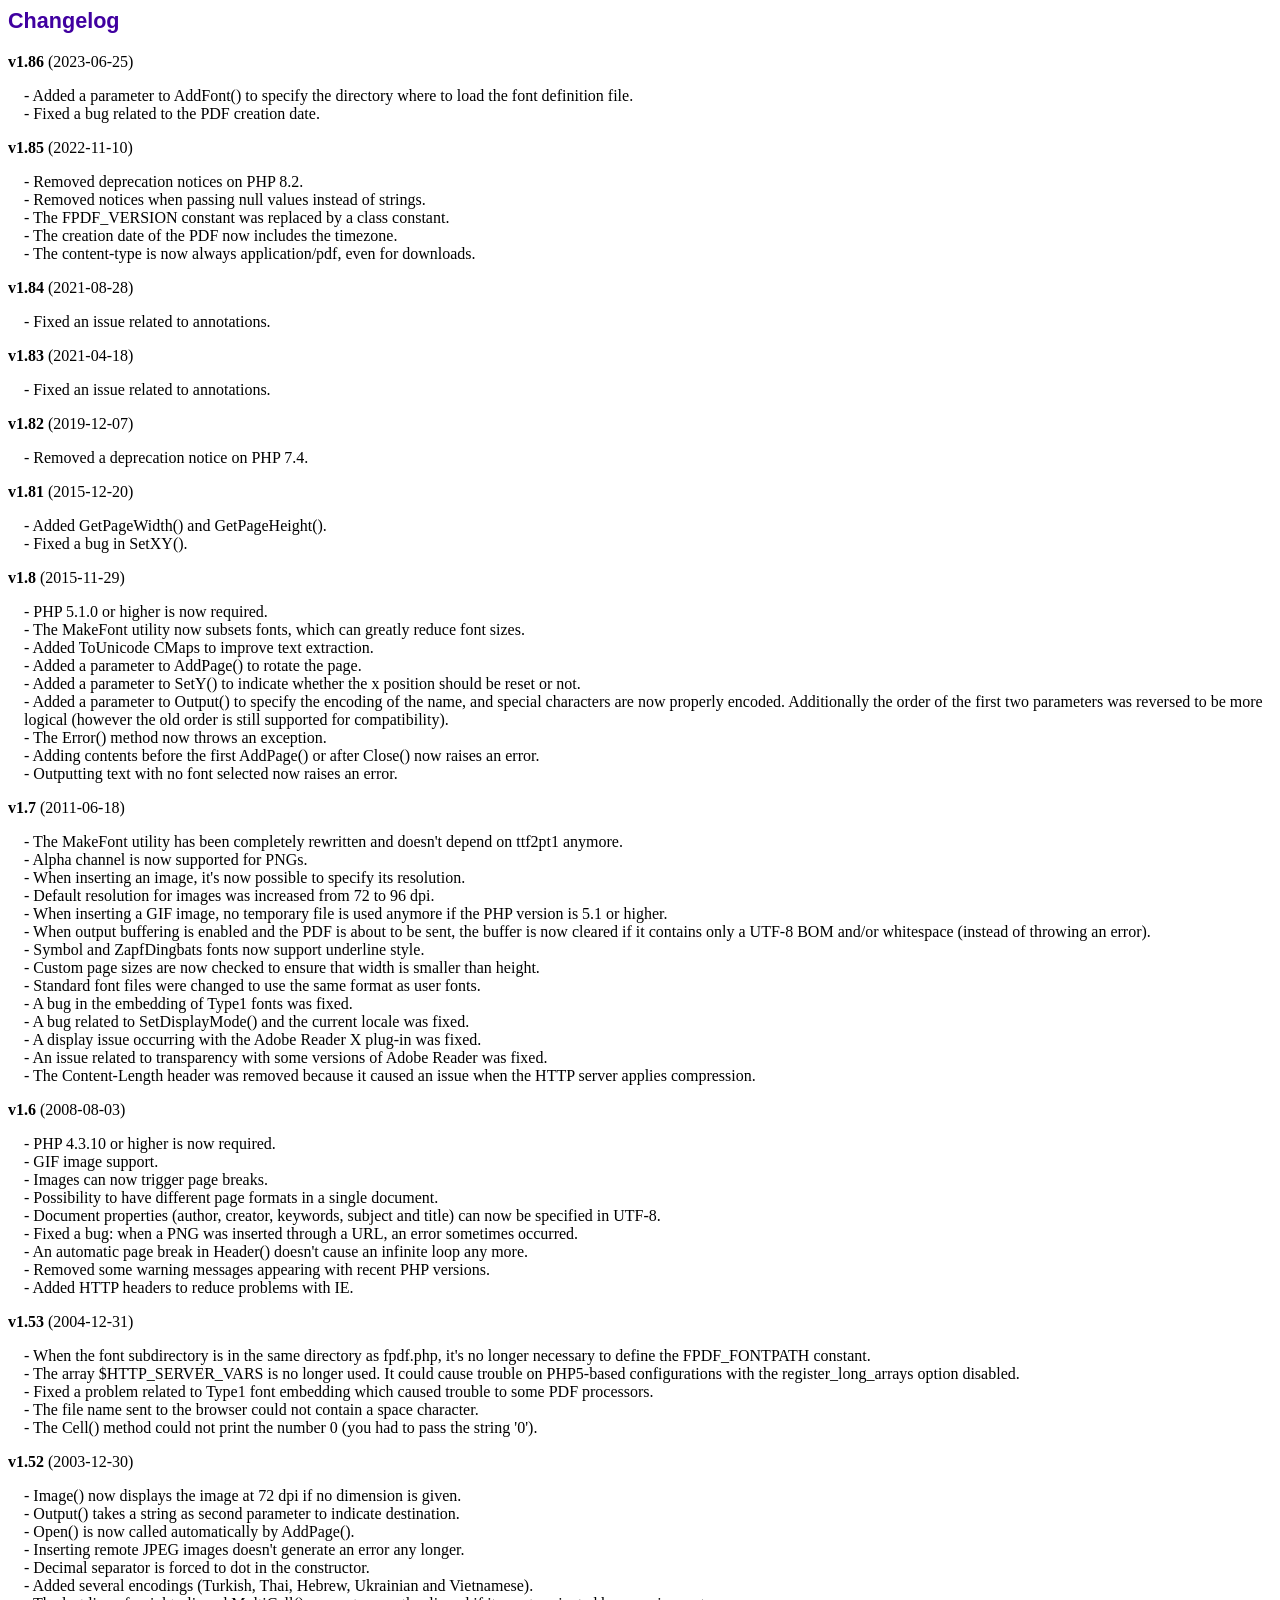
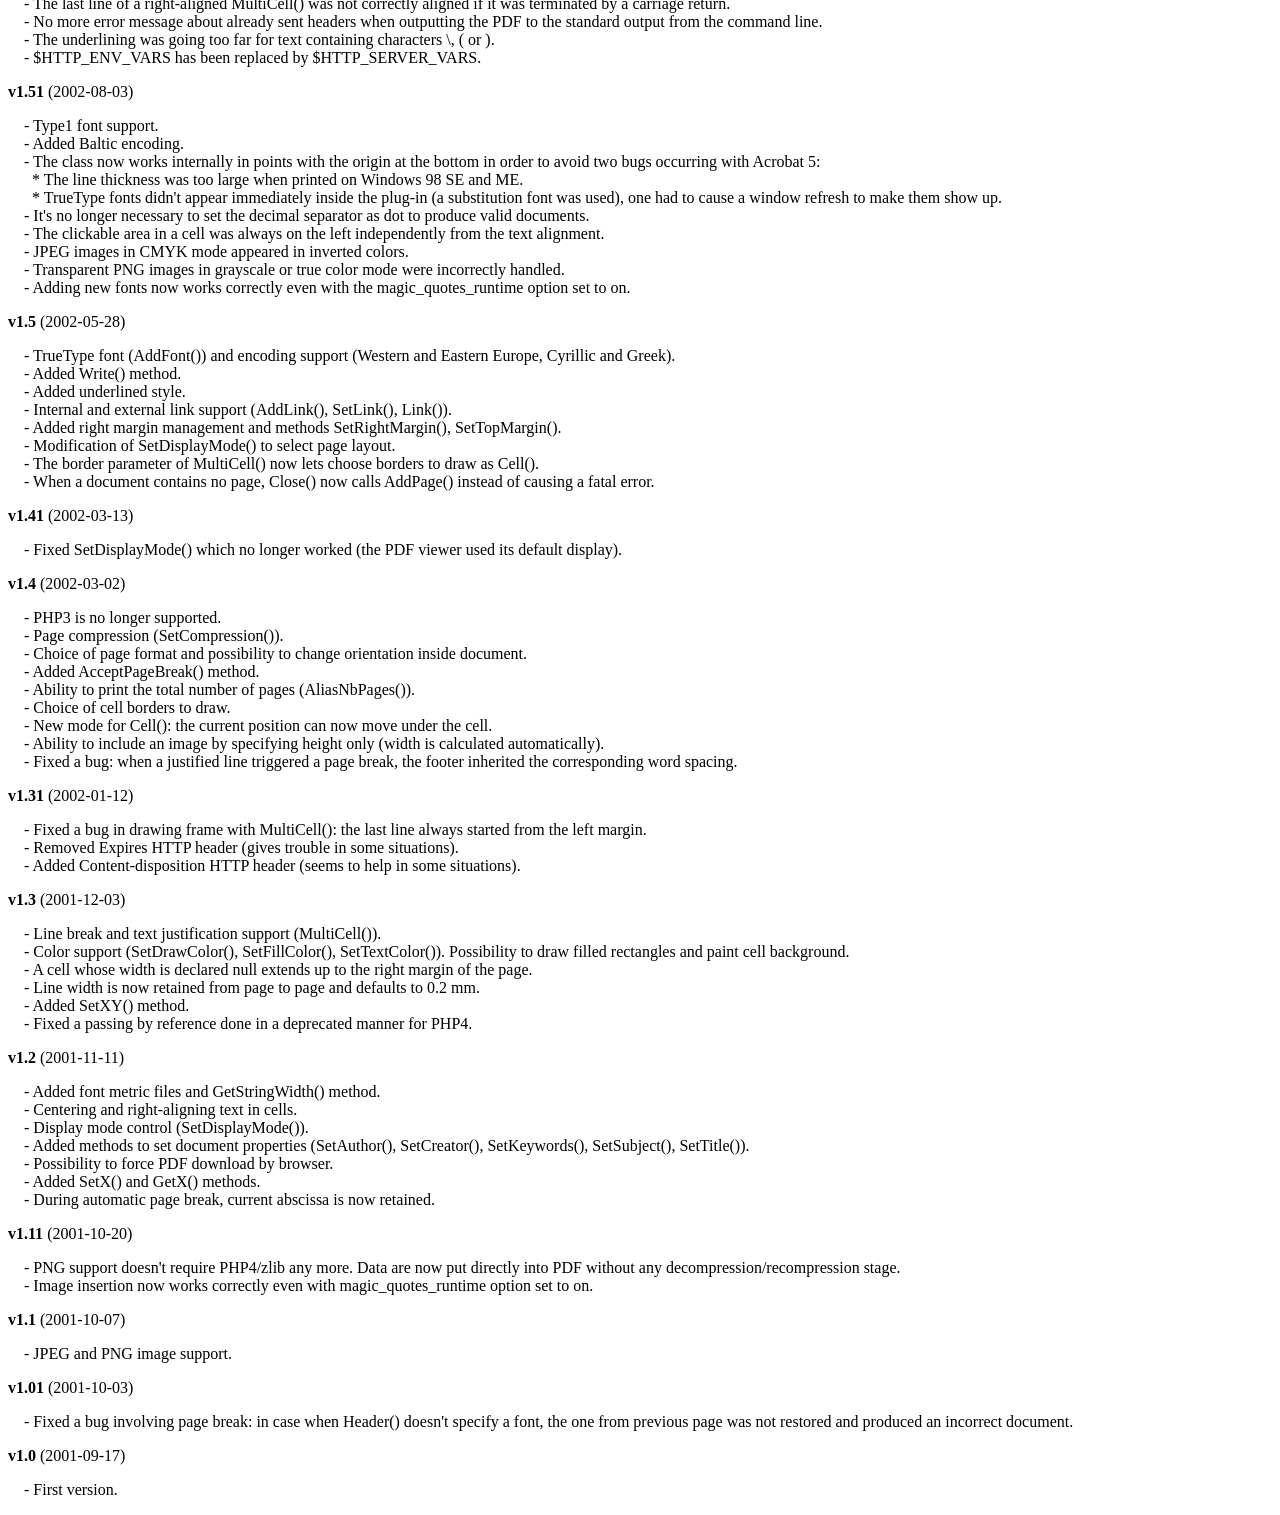
<file: pdf/changelog.htm>
<!DOCTYPE html PUBLIC "-//W3C//DTD HTML 4.01 Transitional//EN">
<html>
<head>
<meta http-equiv="Content-Type" content="text/html; charset=UTF-8">
<title>Changelog</title>
<link type="text/css" rel="stylesheet" href="fpdf.css">
<style type="text/css">
dd {margin:1em 0 1em 1em}
</style>
</head>
<body>
<h1>Changelog</h1>
<dl>
<dt><strong>v1.86</strong> (2023-06-25)</dt>
<dd>
- Added a parameter to AddFont() to specify the directory where to load the font definition file.<br>
- Fixed a bug related to the PDF creation date.<br>
</dd>
<dt><strong>v1.85</strong> (2022-11-10)</dt>
<dd>
- Removed deprecation notices on PHP 8.2.<br>
- Removed notices when passing null values instead of strings.<br>
- The FPDF_VERSION constant was replaced by a class constant.<br>
- The creation date of the PDF now includes the timezone.<br>
- The content-type is now always application/pdf, even for downloads.<br>
</dd>
<dt><strong>v1.84</strong> (2021-08-28)</dt>
<dd>
- Fixed an issue related to annotations.<br>
</dd>
<dt><strong>v1.83</strong> (2021-04-18)</dt>
<dd>
- Fixed an issue related to annotations.<br>
</dd>
<dt><strong>v1.82</strong> (2019-12-07)</dt>
<dd>
- Removed a deprecation notice on PHP 7.4.<br>
</dd>
<dt><strong>v1.81</strong> (2015-12-20)</dt>
<dd>
- Added GetPageWidth() and GetPageHeight().<br>
- Fixed a bug in SetXY().<br>
</dd>
<dt><strong>v1.8</strong> (2015-11-29)</dt>
<dd>
- PHP 5.1.0 or higher is now required.<br>
- The MakeFont utility now subsets fonts, which can greatly reduce font sizes.<br>
- Added ToUnicode CMaps to improve text extraction.<br>
- Added a parameter to AddPage() to rotate the page.<br>
- Added a parameter to SetY() to indicate whether the x position should be reset or not.<br>
- Added a parameter to Output() to specify the encoding of the name, and special characters are now properly encoded. Additionally the order of the first two parameters was reversed to be more logical (however the old order is still supported for compatibility).<br>
- The Error() method now throws an exception.<br>
- Adding contents before the first AddPage() or after Close() now raises an error.<br>
- Outputting text with no font selected now raises an error.<br>
</dd>
<dt><strong>v1.7</strong> (2011-06-18)</dt>
<dd>
- The MakeFont utility has been completely rewritten and doesn't depend on ttf2pt1 anymore.<br>
- Alpha channel is now supported for PNGs.<br>
- When inserting an image, it's now possible to specify its resolution.<br>
- Default resolution for images was increased from 72 to 96 dpi.<br>
- When inserting a GIF image, no temporary file is used anymore if the PHP version is 5.1 or higher.<br>
- When output buffering is enabled and the PDF is about to be sent, the buffer is now cleared if it contains only a UTF-8 BOM and/or whitespace (instead of throwing an error).<br>
- Symbol and ZapfDingbats fonts now support underline style.<br>
- Custom page sizes are now checked to ensure that width is smaller than height.<br>
- Standard font files were changed to use the same format as user fonts.<br>
- A bug in the embedding of Type1 fonts was fixed.<br>
- A bug related to SetDisplayMode() and the current locale was fixed.<br>
- A display issue occurring with the Adobe Reader X plug-in was fixed.<br>
- An issue related to transparency with some versions of Adobe Reader was fixed.<br>
- The Content-Length header was removed because it caused an issue when the HTTP server applies compression.<br>
</dd>
<dt><strong>v1.6</strong> (2008-08-03)</dt>
<dd>
- PHP 4.3.10 or higher is now required.<br>
- GIF image support.<br>
- Images can now trigger page breaks.<br>
- Possibility to have different page formats in a single document.<br>
- Document properties (author, creator, keywords, subject and title) can now be specified in UTF-8.<br>
- Fixed a bug: when a PNG was inserted through a URL, an error sometimes occurred.<br>
- An automatic page break in Header() doesn't cause an infinite loop any more.<br>
- Removed some warning messages appearing with recent PHP versions.<br>
- Added HTTP headers to reduce problems with IE.<br>
</dd>
<dt><strong>v1.53</strong> (2004-12-31)</dt>
<dd>
- When the font subdirectory is in the same directory as fpdf.php, it's no longer necessary to define the FPDF_FONTPATH constant.<br>
- The array $HTTP_SERVER_VARS is no longer used. It could cause trouble on PHP5-based configurations with the register_long_arrays option disabled.<br>
- Fixed a problem related to Type1 font embedding which caused trouble to some PDF processors.<br>
- The file name sent to the browser could not contain a space character.<br>
- The Cell() method could not print the number 0 (you had to pass the string '0').<br>
</dd>
<dt><strong>v1.52</strong> (2003-12-30)</dt>
<dd>
- Image() now displays the image at 72 dpi if no dimension is given.<br>
- Output() takes a string as second parameter to indicate destination.<br>
- Open() is now called automatically by AddPage().<br>
- Inserting remote JPEG images doesn't generate an error any longer.<br>
- Decimal separator is forced to dot in the constructor.<br>
- Added several encodings (Turkish, Thai, Hebrew, Ukrainian and Vietnamese).<br>
- The last line of a right-aligned MultiCell() was not correctly aligned if it was terminated by a carriage return.<br>
- No more error message about already sent headers when outputting the PDF to the standard output from the command line.<br>
- The underlining was going too far for text containing characters \, ( or ).<br>
- $HTTP_ENV_VARS has been replaced by $HTTP_SERVER_VARS.<br>
</dd>
<dt><strong>v1.51</strong> (2002-08-03)</dt>
<dd>
- Type1 font support.<br>
- Added Baltic encoding.<br>
- The class now works internally in points with the origin at the bottom in order to avoid two bugs occurring with Acrobat 5:<br>&nbsp;&nbsp;* The line thickness was too large when printed on Windows 98 SE and ME.<br>&nbsp;&nbsp;* TrueType fonts didn't appear immediately inside the plug-in (a substitution font was used), one had to cause a window refresh to make them show up.<br>
- It's no longer necessary to set the decimal separator as dot to produce valid documents.<br>
- The clickable area in a cell was always on the left independently from the text alignment.<br>
- JPEG images in CMYK mode appeared in inverted colors.<br>
- Transparent PNG images in grayscale or true color mode were incorrectly handled.<br>
- Adding new fonts now works correctly even with the magic_quotes_runtime option set to on.<br>
</dd>
<dt><strong>v1.5</strong> (2002-05-28)</dt>
<dd>
- TrueType font (AddFont()) and encoding support (Western and Eastern Europe, Cyrillic and Greek).<br>
- Added Write() method.<br>
- Added underlined style.<br>
- Internal and external link support (AddLink(), SetLink(), Link()).<br>
- Added right margin management and methods SetRightMargin(), SetTopMargin().<br>
- Modification of SetDisplayMode() to select page layout.<br>
- The border parameter of MultiCell() now lets choose borders to draw as Cell().<br>
- When a document contains no page, Close() now calls AddPage() instead of causing a fatal error.<br>
</dd>
<dt><strong>v1.41</strong> (2002-03-13)</dt>
<dd>
- Fixed SetDisplayMode() which no longer worked (the PDF viewer used its default display).<br>
</dd>
<dt><strong>v1.4</strong> (2002-03-02)</dt>
<dd>
- PHP3 is no longer supported.<br>
- Page compression (SetCompression()).<br>
- Choice of page format and possibility to change orientation inside document.<br>
- Added AcceptPageBreak() method.<br>
- Ability to print the total number of pages (AliasNbPages()).<br>
- Choice of cell borders to draw.<br>
- New mode for Cell(): the current position can now move under the cell.<br>
- Ability to include an image by specifying height only (width is calculated automatically).<br>
- Fixed a bug: when a justified line triggered a page break, the footer inherited the corresponding word spacing.<br>
</dd>
<dt><strong>v1.31</strong> (2002-01-12)</dt>
<dd>
- Fixed a bug in drawing frame with MultiCell(): the last line always started from the left margin.<br>
- Removed Expires HTTP header (gives trouble in some situations).<br>
- Added Content-disposition HTTP header (seems to help in some situations).<br>
</dd>
<dt><strong>v1.3</strong> (2001-12-03)</dt>
<dd>
- Line break and text justification support (MultiCell()).<br>
- Color support (SetDrawColor(), SetFillColor(), SetTextColor()). Possibility to draw filled rectangles and paint cell background.<br>
- A cell whose width is declared null extends up to the right margin of the page.<br>
- Line width is now retained from page to page and defaults to 0.2 mm.<br>
- Added SetXY() method.<br>
- Fixed a passing by reference done in a deprecated manner for PHP4.<br>
</dd>
<dt><strong>v1.2</strong> (2001-11-11)</dt>
<dd>
- Added font metric files and GetStringWidth() method.<br>
- Centering and right-aligning text in cells.<br>
- Display mode control (SetDisplayMode()).<br>
- Added methods to set document properties (SetAuthor(), SetCreator(), SetKeywords(), SetSubject(), SetTitle()).<br>
- Possibility to force PDF download by browser.<br>
- Added SetX() and GetX() methods.<br>
- During automatic page break, current abscissa is now retained.<br>
</dd>
<dt><strong>v1.11</strong> (2001-10-20)</dt>
<dd>
- PNG support doesn't require PHP4/zlib any more. Data are now put directly into PDF without any decompression/recompression stage.<br>
- Image insertion now works correctly even with magic_quotes_runtime option set to on.<br>
</dd>
<dt><strong>v1.1</strong> (2001-10-07)</dt>
<dd>
- JPEG and PNG image support.<br>
</dd>
<dt><strong>v1.01</strong> (2001-10-03)</dt>
<dd>
- Fixed a bug involving page break: in case when Header() doesn't specify a font, the one from previous page was not restored and produced an incorrect document.<br>
</dd>
<dt><strong>v1.0</strong> (2001-09-17)</dt>
<dd>
- First version.<br>
</dd>
</dl>
</body>
</html>
</file>
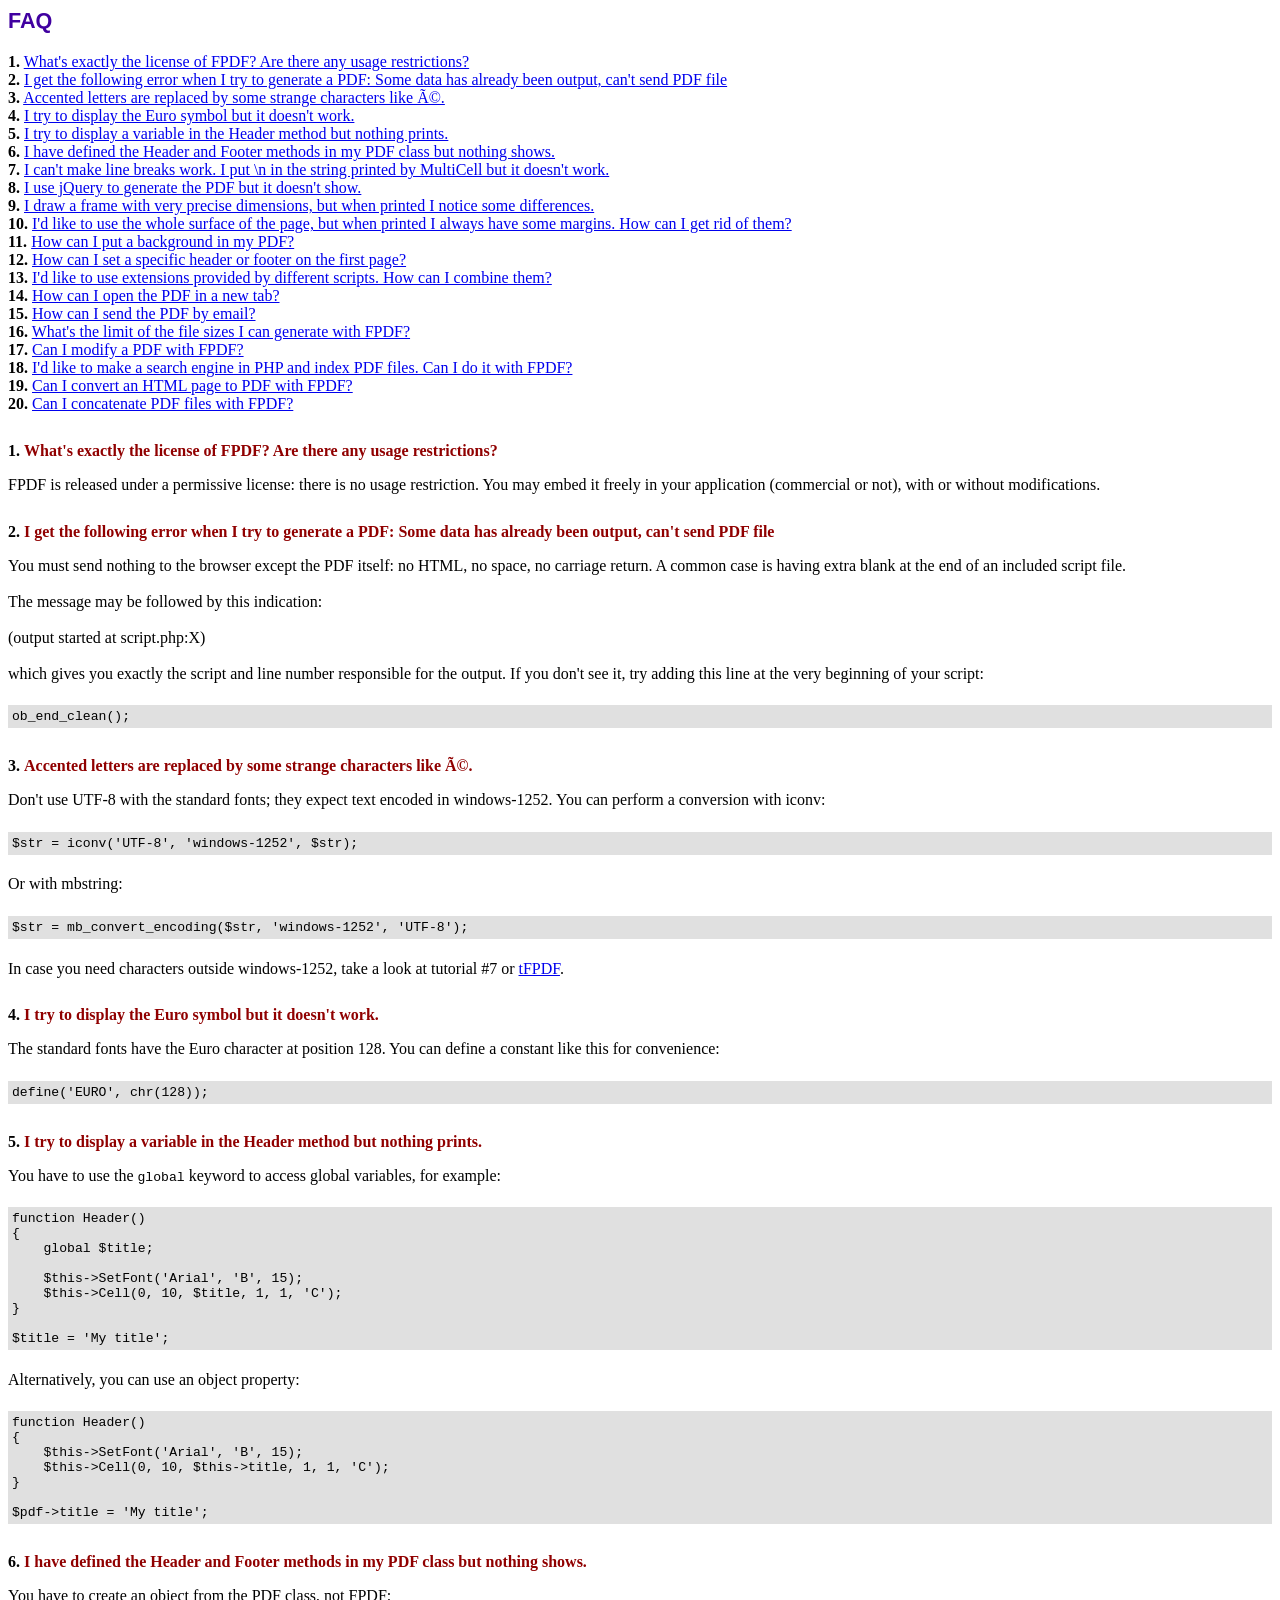
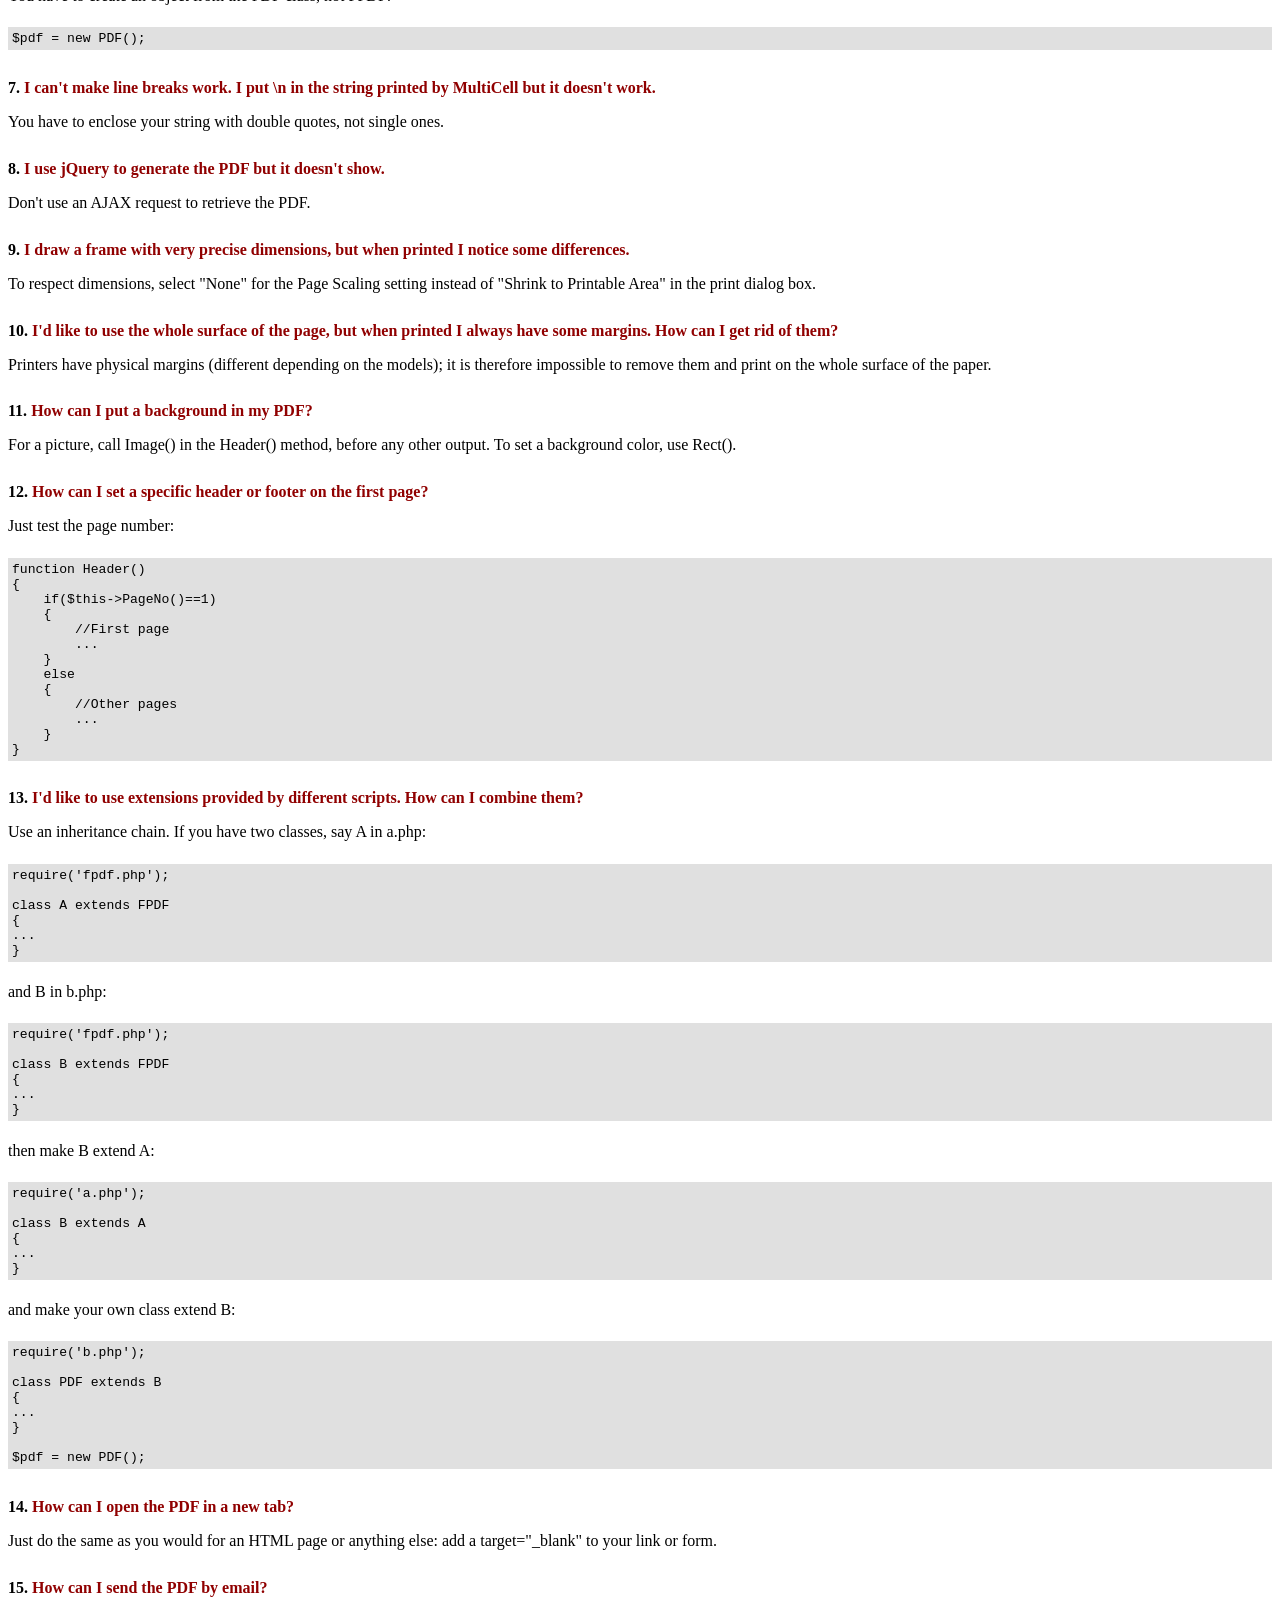
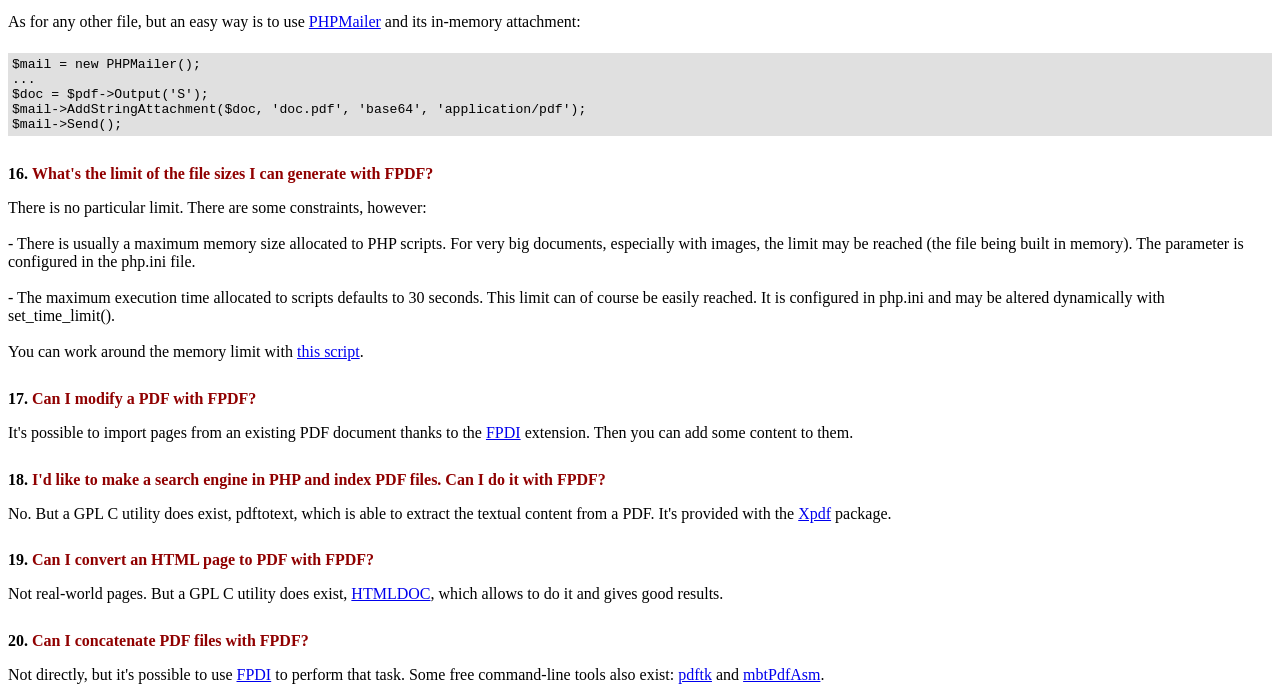
<file: pdf/FAQ.htm>
<!DOCTYPE html PUBLIC "-//W3C//DTD HTML 4.01 Transitional//EN">
<html>
<head>
<meta http-equiv="Content-Type" content="text/html; charset=UTF-8">
<title>FAQ</title>
<link type="text/css" rel="stylesheet" href="fpdf.css">
<style type="text/css">
ul {list-style-type:none; margin:0; padding:0}
ul#answers li {margin-top:1.8em}
.question {font-weight:bold; color:#900000}
</style>
</head>
<body>
<h1>FAQ</h1>
<ul>
<li><b>1.</b> <a href='#q1'>What's exactly the license of FPDF? Are there any usage restrictions?</a></li>
<li><b>2.</b> <a href='#q2'>I get the following error when I try to generate a PDF: Some data has already been output, can't send PDF file</a></li>
<li><b>3.</b> <a href='#q3'>Accented letters are replaced by some strange characters like Ã©.</a></li>
<li><b>4.</b> <a href='#q4'>I try to display the Euro symbol but it doesn't work.</a></li>
<li><b>5.</b> <a href='#q5'>I try to display a variable in the Header method but nothing prints.</a></li>
<li><b>6.</b> <a href='#q6'>I have defined the Header and Footer methods in my PDF class but nothing shows.</a></li>
<li><b>7.</b> <a href='#q7'>I can't make line breaks work. I put \n in the string printed by MultiCell but it doesn't work.</a></li>
<li><b>8.</b> <a href='#q8'>I use jQuery to generate the PDF but it doesn't show.</a></li>
<li><b>9.</b> <a href='#q9'>I draw a frame with very precise dimensions, but when printed I notice some differences.</a></li>
<li><b>10.</b> <a href='#q10'>I'd like to use the whole surface of the page, but when printed I always have some margins. How can I get rid of them?</a></li>
<li><b>11.</b> <a href='#q11'>How can I put a background in my PDF?</a></li>
<li><b>12.</b> <a href='#q12'>How can I set a specific header or footer on the first page?</a></li>
<li><b>13.</b> <a href='#q13'>I'd like to use extensions provided by different scripts. How can I combine them?</a></li>
<li><b>14.</b> <a href='#q14'>How can I open the PDF in a new tab?</a></li>
<li><b>15.</b> <a href='#q15'>How can I send the PDF by email?</a></li>
<li><b>16.</b> <a href='#q16'>What's the limit of the file sizes I can generate with FPDF?</a></li>
<li><b>17.</b> <a href='#q17'>Can I modify a PDF with FPDF?</a></li>
<li><b>18.</b> <a href='#q18'>I'd like to make a search engine in PHP and index PDF files. Can I do it with FPDF?</a></li>
<li><b>19.</b> <a href='#q19'>Can I convert an HTML page to PDF with FPDF?</a></li>
<li><b>20.</b> <a href='#q20'>Can I concatenate PDF files with FPDF?</a></li>
</ul>

<ul id='answers'>
<li id='q1'>
<p><b>1.</b> <span class='question'>What's exactly the license of FPDF? Are there any usage restrictions?</span></p>
FPDF is released under a permissive license: there is no usage restriction. You may embed it
freely in your application (commercial or not), with or without modifications.
</li>

<li id='q2'>
<p><b>2.</b> <span class='question'>I get the following error when I try to generate a PDF: Some data has already been output, can't send PDF file</span></p>
You must send nothing to the browser except the PDF itself: no HTML, no space, no carriage return. A common
case is having extra blank at the end of an included script file.<br>
<br>
The message may be followed by this indication:<br>
<br>
(output started at script.php:X)<br>
<br>
which gives you exactly the script and line number responsible for the output. If you don't see it,
try adding this line at the very beginning of your script:
<div class="doc-source">
<pre><code>ob_end_clean();</code></pre>
</div>
</li>

<li id='q3'>
<p><b>3.</b> <span class='question'>Accented letters are replaced by some strange characters like Ã©.</span></p>
Don't use UTF-8 with the standard fonts; they expect text encoded in windows-1252.
You can perform a conversion with iconv:
<div class="doc-source">
<pre><code>$str = iconv('UTF-8', 'windows-1252', $str);</code></pre>
</div>
Or with mbstring:
<div class="doc-source">
<pre><code>$str = mb_convert_encoding($str, 'windows-1252', 'UTF-8');</code></pre>
</div>
In case you need characters outside windows-1252, take a look at tutorial #7 or
<a href="http://www.fpdf.org/?go=script&amp;id=92" target="_blank">tFPDF</a>.
</li>

<li id='q4'>
<p><b>4.</b> <span class='question'>I try to display the Euro symbol but it doesn't work.</span></p>
The standard fonts have the Euro character at position 128. You can define a constant like this
for convenience:
<div class="doc-source">
<pre><code>define('EURO', chr(128));</code></pre>
</div>
</li>

<li id='q5'>
<p><b>5.</b> <span class='question'>I try to display a variable in the Header method but nothing prints.</span></p>
You have to use the <code>global</code> keyword to access global variables, for example:
<div class="doc-source">
<pre><code>function Header()
{
    global $title;

    $this-&gt;SetFont('Arial', 'B', 15);
    $this-&gt;Cell(0, 10, $title, 1, 1, 'C');
}

$title = 'My title';</code></pre>
</div>
Alternatively, you can use an object property:
<div class="doc-source">
<pre><code>function Header()
{
    $this-&gt;SetFont('Arial', 'B', 15);
    $this-&gt;Cell(0, 10, $this-&gt;title, 1, 1, 'C');
}

$pdf-&gt;title = 'My title';</code></pre>
</div>
</li>

<li id='q6'>
<p><b>6.</b> <span class='question'>I have defined the Header and Footer methods in my PDF class but nothing shows.</span></p>
You have to create an object from the PDF class, not FPDF:
<div class="doc-source">
<pre><code>$pdf = new PDF();</code></pre>
</div>
</li>

<li id='q7'>
<p><b>7.</b> <span class='question'>I can't make line breaks work. I put \n in the string printed by MultiCell but it doesn't work.</span></p>
You have to enclose your string with double quotes, not single ones.
</li>

<li id='q8'>
<p><b>8.</b> <span class='question'>I use jQuery to generate the PDF but it doesn't show.</span></p>
Don't use an AJAX request to retrieve the PDF.
</li>

<li id='q9'>
<p><b>9.</b> <span class='question'>I draw a frame with very precise dimensions, but when printed I notice some differences.</span></p>
To respect dimensions, select "None" for the Page Scaling setting instead of "Shrink to Printable Area" in the print dialog box.
</li>

<li id='q10'>
<p><b>10.</b> <span class='question'>I'd like to use the whole surface of the page, but when printed I always have some margins. How can I get rid of them?</span></p>
Printers have physical margins (different depending on the models); it is therefore impossible to remove
them and print on the whole surface of the paper.
</li>

<li id='q11'>
<p><b>11.</b> <span class='question'>How can I put a background in my PDF?</span></p>
For a picture, call Image() in the Header() method, before any other output. To set a background color, use Rect().
</li>

<li id='q12'>
<p><b>12.</b> <span class='question'>How can I set a specific header or footer on the first page?</span></p>
Just test the page number:
<div class="doc-source">
<pre><code>function Header()
{
    if($this-&gt;PageNo()==1)
    {
        //First page
        ...
    }
    else
    {
        //Other pages
        ...
    }
}</code></pre>
</div>
</li>

<li id='q13'>
<p><b>13.</b> <span class='question'>I'd like to use extensions provided by different scripts. How can I combine them?</span></p>
Use an inheritance chain. If you have two classes, say A in a.php:
<div class="doc-source">
<pre><code>require('fpdf.php');

class A extends FPDF
{
...
}</code></pre>
</div>
and B in b.php:
<div class="doc-source">
<pre><code>require('fpdf.php');

class B extends FPDF
{
...
}</code></pre>
</div>
then make B extend A:
<div class="doc-source">
<pre><code>require('a.php');

class B extends A
{
...
}</code></pre>
</div>
and make your own class extend B:
<div class="doc-source">
<pre><code>require('b.php');

class PDF extends B
{
...
}

$pdf = new PDF();</code></pre>
</div>
</li>

<li id='q14'>
<p><b>14.</b> <span class='question'>How can I open the PDF in a new tab?</span></p>
Just do the same as you would for an HTML page or anything else: add a target="_blank" to your link or form.
</li>

<li id='q15'>
<p><b>15.</b> <span class='question'>How can I send the PDF by email?</span></p>
As for any other file, but an easy way is to use <a href="https://github.com/PHPMailer/PHPMailer" target="_blank">PHPMailer</a> and
its in-memory attachment:
<div class="doc-source">
<pre><code>$mail = new PHPMailer();
...
$doc = $pdf-&gt;Output('S');
$mail-&gt;AddStringAttachment($doc, 'doc.pdf', 'base64', 'application/pdf');
$mail-&gt;Send();</code></pre>
</div>
</li>

<li id='q16'>
<p><b>16.</b> <span class='question'>What's the limit of the file sizes I can generate with FPDF?</span></p>
There is no particular limit. There are some constraints, however:
<br>
<br>
- There is usually a maximum memory size allocated to PHP scripts. For very big documents,
especially with images, the limit may be reached (the file being built in memory). The
parameter is configured in the php.ini file.
<br>
<br>
- The maximum execution time allocated to scripts defaults to 30 seconds. This limit can of course
be easily reached. It is configured in php.ini and may be altered dynamically with set_time_limit().
<br>
<br>
You can work around the memory limit with <a href="http://www.fpdf.org/?go=script&amp;id=76" target="_blank">this script</a>.
</li>

<li id='q17'>
<p><b>17.</b> <span class='question'>Can I modify a PDF with FPDF?</span></p>
It's possible to import pages from an existing PDF document thanks to the
<a href="https://www.setasign.com/products/fpdi/about/" target="_blank">FPDI</a> extension.
Then you can add some content to them.
</li>

<li id='q18'>
<p><b>18.</b> <span class='question'>I'd like to make a search engine in PHP and index PDF files. Can I do it with FPDF?</span></p>
No. But a GPL C utility does exist, pdftotext, which is able to extract the textual content from a PDF.
It's provided with the <a href="https://www.xpdfreader.com" target="_blank">Xpdf</a> package.
</li>

<li id='q19'>
<p><b>19.</b> <span class='question'>Can I convert an HTML page to PDF with FPDF?</span></p>
Not real-world pages. But a GPL C utility does exist, <a href="https://www.msweet.org/htmldoc/" target="_blank">HTMLDOC</a>,
which allows to do it and gives good results.
</li>

<li id='q20'>
<p><b>20.</b> <span class='question'>Can I concatenate PDF files with FPDF?</span></p>
Not directly, but it's possible to use <a href="https://www.setasign.com/products/fpdi/demos/concatenate-fake/" target="_blank">FPDI</a>
to perform that task. Some free command-line tools also exist:
<a href="https://www.pdflabs.com/tools/pdftk-the-pdf-toolkit/" target="_blank">pdftk</a> and
<a href="http://thierry.schmit.free.fr/spip/spip.php?article15" target="_blank">mbtPdfAsm</a>.
</li>
</ul>
</body>
</html>
</file>
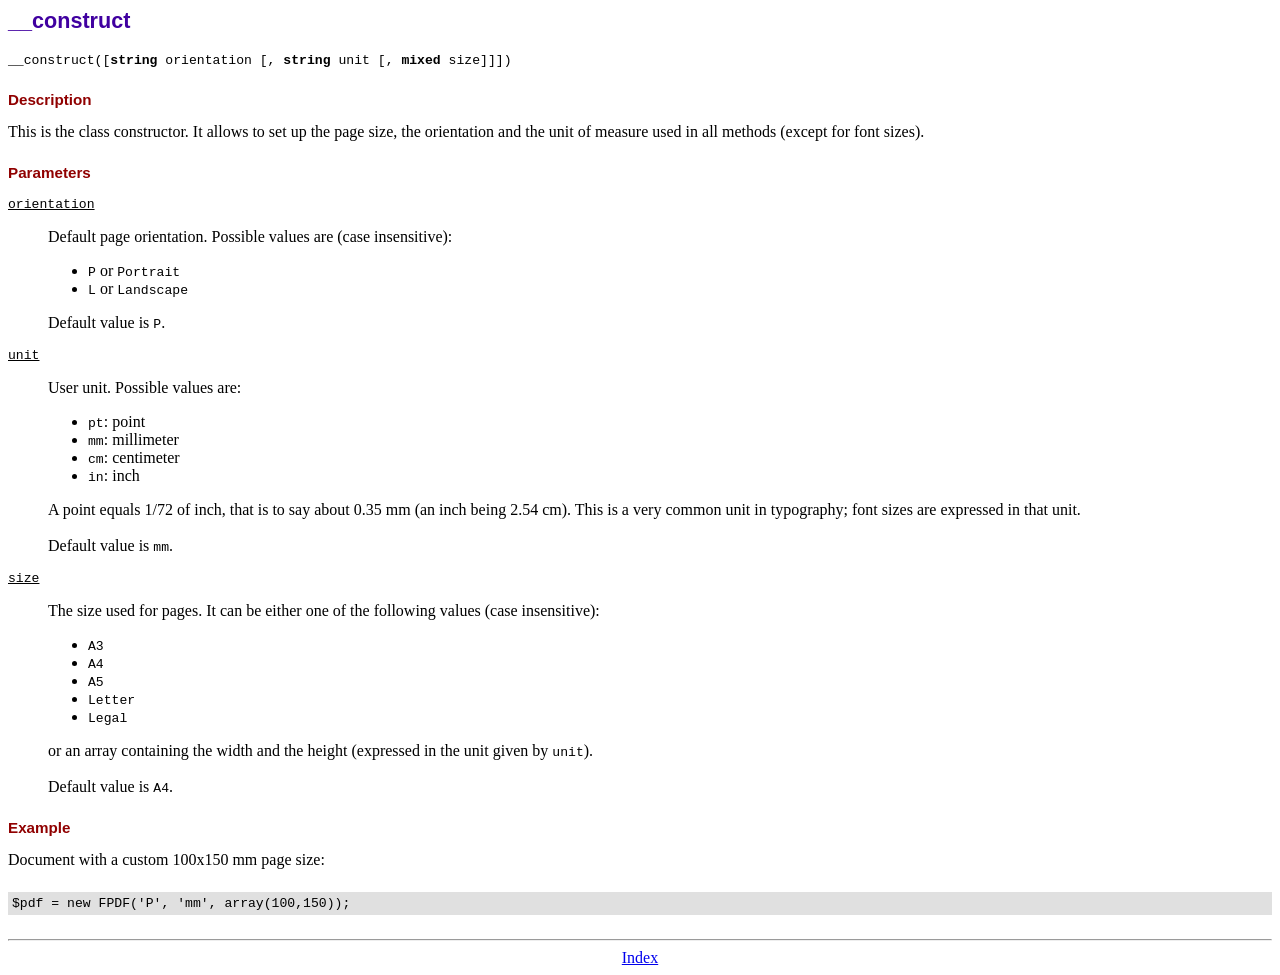
<file: pdf/doc/__construct.htm>
<!DOCTYPE html PUBLIC "-//W3C//DTD HTML 4.01 Transitional//EN">
<html>
<head>
<meta http-equiv="Content-Type" content="text/html; charset=UTF-8">
<title>__construct</title>
<link type="text/css" rel="stylesheet" href="../fpdf.css">
</head>
<body>
<h1>__construct</h1>
<code>__construct([<b>string</b> orientation [, <b>string</b> unit [, <b>mixed</b> size]]])</code>
<h2>Description</h2>
This is the class constructor. It allows to set up the page size, the orientation and the
unit of measure used in all methods (except for font sizes).
<h2>Parameters</h2>
<dl class="param">
<dt><code>orientation</code></dt>
<dd>
Default page orientation. Possible values are (case insensitive):
<ul>
<li><code>P</code> or <code>Portrait</code></li>
<li><code>L</code> or <code>Landscape</code></li>
</ul>
Default value is <code>P</code>.
</dd>
<dt><code>unit</code></dt>
<dd>
User unit. Possible values are:
<ul>
<li><code>pt</code>: point</li>
<li><code>mm</code>: millimeter</li>
<li><code>cm</code>: centimeter</li>
<li><code>in</code>: inch</li>
</ul>
A point equals 1/72 of inch, that is to say about 0.35 mm (an inch being 2.54 cm). This
is a very common unit in typography; font sizes are expressed in that unit.
<br>
<br>
Default value is <code>mm</code>.
</dd>
<dt><code>size</code></dt>
<dd>
The size used for pages. It can be either one of the following values (case insensitive):
<ul>
<li><code>A3</code></li>
<li><code>A4</code></li>
<li><code>A5</code></li>
<li><code>Letter</code></li>
<li><code>Legal</code></li>
</ul>
or an array containing the width and the height (expressed in the unit given by <code>unit</code>).<br>
<br>
Default value is <code>A4</code>.
</dd>
</dl>
<h2>Example</h2>
Document with a custom 100x150 mm page size:
<div class="doc-source">
<pre><code>$pdf = new FPDF('P', 'mm', array(100,150));</code></pre>
</div>
<hr style="margin-top:1.5em">
<div style="text-align:center"><a href="index.htm">Index</a></div>
</body>
</html>
</file>
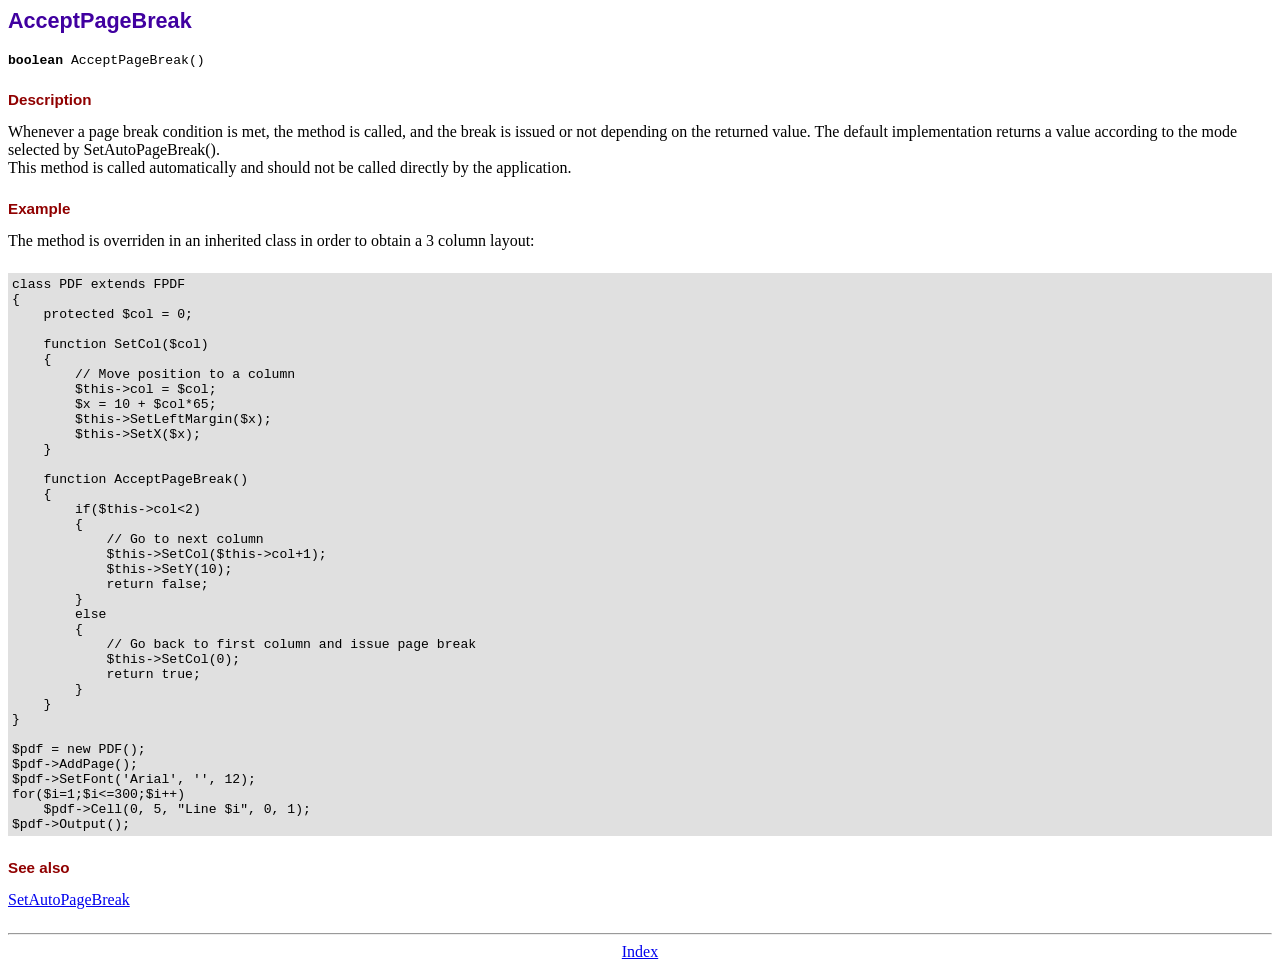
<file: pdf/doc/acceptpagebreak.htm>
<!DOCTYPE html PUBLIC "-//W3C//DTD HTML 4.01 Transitional//EN">
<html>
<head>
<meta http-equiv="Content-Type" content="text/html; charset=UTF-8">
<title>AcceptPageBreak</title>
<link type="text/css" rel="stylesheet" href="../fpdf.css">
</head>
<body>
<h1>AcceptPageBreak</h1>
<code><b>boolean</b> AcceptPageBreak()</code>
<h2>Description</h2>
Whenever a page break condition is met, the method is called, and the break is issued or not
depending on the returned value. The default implementation returns a value according to the
mode selected by SetAutoPageBreak().
<br>
This method is called automatically and should not be called directly by the application.
<h2>Example</h2>
The method is overriden in an inherited class in order to obtain a 3 column layout:
<div class="doc-source">
<pre><code>class PDF extends FPDF
{
    protected $col = 0;

    function SetCol($col)
    {
        // Move position to a column
        $this-&gt;col = $col;
        $x = 10 + $col*65;
        $this-&gt;SetLeftMargin($x);
        $this-&gt;SetX($x);
    }

    function AcceptPageBreak()
    {
        if($this-&gt;col&lt;2)
        {
            // Go to next column
            $this-&gt;SetCol($this-&gt;col+1);
            $this-&gt;SetY(10);
            return false;
        }
        else
        {
            // Go back to first column and issue page break
            $this-&gt;SetCol(0);
            return true;
        }
    }
}

$pdf = new PDF();
$pdf-&gt;AddPage();
$pdf-&gt;SetFont('Arial', '', 12);
for($i=1;$i&lt;=300;$i++)
    $pdf-&gt;Cell(0, 5, "Line $i", 0, 1);
$pdf-&gt;Output();</code></pre>
</div>
<h2>See also</h2>
<a href="setautopagebreak.htm">SetAutoPageBreak</a>
<hr style="margin-top:1.5em">
<div style="text-align:center"><a href="index.htm">Index</a></div>
</body>
</html>
</file>
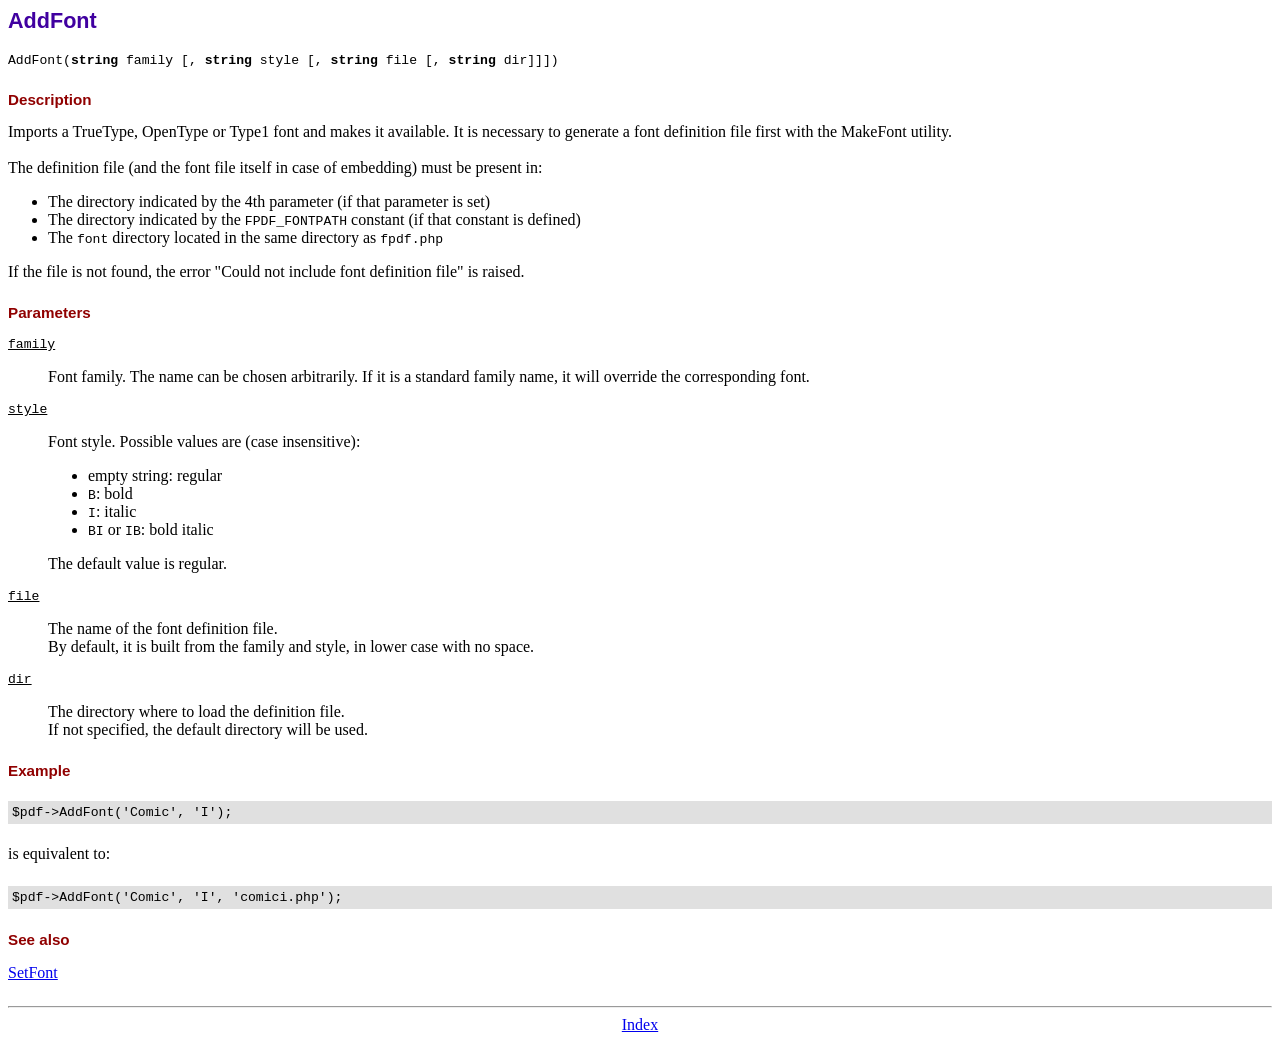
<file: pdf/doc/addfont.htm>
<!DOCTYPE html PUBLIC "-//W3C//DTD HTML 4.01 Transitional//EN">
<html>
<head>
<meta http-equiv="Content-Type" content="text/html; charset=UTF-8">
<title>AddFont</title>
<link type="text/css" rel="stylesheet" href="../fpdf.css">
</head>
<body>
<h1>AddFont</h1>
<code>AddFont(<b>string</b> family [, <b>string</b> style [, <b>string</b> file [, <b>string</b> dir]]])</code>
<h2>Description</h2>
Imports a TrueType, OpenType or Type1 font and makes it available. It is necessary to generate a font
definition file first with the MakeFont utility.
<br>
<br>
The definition file (and the font file itself in case of embedding) must be present in:
<ul>
<li>The directory indicated by the 4th parameter (if that parameter is set)</li>
<li>The directory indicated by the <code>FPDF_FONTPATH</code> constant (if that constant is defined)</li>
<li>The <code>font</code> directory located in the same directory as <code>fpdf.php</code></li>
</ul>
If the file is not found, the error "Could not include font definition file" is raised.
<h2>Parameters</h2>
<dl class="param">
<dt><code>family</code></dt>
<dd>
Font family. The name can be chosen arbitrarily. If it is a standard family name, it will
override the corresponding font.
</dd>
<dt><code>style</code></dt>
<dd>
Font style. Possible values are (case insensitive):
<ul>
<li>empty string: regular</li>
<li><code>B</code>: bold</li>
<li><code>I</code>: italic</li>
<li><code>BI</code> or <code>IB</code>: bold italic</li>
</ul>
The default value is regular.
</dd>
<dt><code>file</code></dt>
<dd>
The name of the font definition file.
<br>
By default, it is built from the family and style, in lower case with no space.
</dd>
<dt><code>dir</code></dt>
<dd>
The directory where to load the definition file.
<br>
If not specified, the default directory will be used.
</dd>
</dl>
<h2>Example</h2>
<div class="doc-source">
<pre><code>$pdf-&gt;AddFont('Comic', 'I');</code></pre>
</div>
is equivalent to:
<div class="doc-source">
<pre><code>$pdf-&gt;AddFont('Comic', 'I', 'comici.php');</code></pre>
</div>
<h2>See also</h2>
<a href="setfont.htm">SetFont</a>
<hr style="margin-top:1.5em">
<div style="text-align:center"><a href="index.htm">Index</a></div>
</body>
</html>
</file>
<file: css/style.css>
body {
  font-family: "Poppins", sans-serif;
  color: #0c0c0c;
  background-color: #ffffff;
}

.layout_padding {
  padding-top: 90px;
  padding-bottom: 90px;
}

.layout_service {
  padding-top: 45px;
  padding-bottom: 45px;
}

.layout_padding2 {
  padding-top: 45px;
  padding-bottom: 45px;
}

.layout_padding2-top {
  padding-top: 45px;
}

.layout_padding2-bottom {
  padding-bottom: 45px;
}

.layout_padding-top {
  padding-top: 90px;
}

.layout_padding-bottom {
  padding-bottom: 90px;
}

.heading_container {
  display: -webkit-box;
  display: -ms-flexbox;
  display: flex;
  -webkit-box-pack: start;
      -ms-flex-pack: start;
          justify-content: flex-start;
  -webkit-box-align: center;
      -ms-flex-align: center;
          align-items: center;
  text-align: center;
}

.heading_container h2 {
  position: relative;
  font-weight: bold;
  margin-right: 10px;
}

.heading_container img {
  width: 30px;
}

/*header section*/
.hero_area {
  height: 98vh;
  position: relative;
  display: -webkit-box;
  display: -ms-flexbox;
  display: flex;
  -webkit-box-orient: vertical;
  -webkit-box-direction: normal;
      -ms-flex-direction: column;
          flex-direction: column;
  background-color: #eae6f5;
}

.sub_page .hero_area {
  height: auto;
}

.header_section .container {
  padding: 0;
}

.header_section .nav_container {
  margin: 0 auto;
}

.custom_nav-container .navbar-nav .nav-item .nav-link {
  padding: 7px 20px;
  margin: 10px 15px;
  color: #000000;
  text-align: center;
  border-radius: 35px;
  text-transform: uppercase;
  font-size: 15px;
}

.custom_nav-container .navbar-nav .nav-item.active .nav-link, .custom_nav-container .navbar-nav .nav-item:hover .nav-link {
  background-color: #4b208c;
  color: #ffffff;
}

a,
a:hover,
a:focus {
  text-decoration: none;
}

a:hover,
a:focus {
  color: initial;
}

.btn,
.btn:focus {
  outline: none !important;
  -webkit-box-shadow: none;
          box-shadow: none;
}

.custom_nav-container .nav_search-btn {
  background-image: url(../images/search-icon.png);
  background-size: 22px;
  background-repeat: no-repeat;
  background-position-y: 7px;
  width: 35px;
  height: 35px;
  padding: 0;
  border: none;
}

.navbar-brand {
  display: -webkit-box;
  display: -ms-flexbox;
  display: flex;
  -webkit-box-align: center;
      -ms-flex-align: center;
          align-items: center;
}

.navbar-brand img {
  margin-right: 5px;
  width: 35px;
}

.navbar-brand span {
  font-size: 22px;
  font-weight: 700;
  color: #4b208c;
}

.custom_nav-container {
  z-index: 99999;
}

.navbar-expand-lg .navbar-collapse {
  -webkit-box-align: end;
      -ms-flex-align: end;
          align-items: flex-end;
}

.custom_nav-container .navbar-toggler {
  outline: none;
}

.custom_nav-container .navbar-toggler {
  padding: 0;
  width: 37px;
  height: 42px;
}

.custom_nav-container .navbar-toggler span {
  display: block;
  width: 35px;
  height: 4px;
  background-color: #190734;
  margin: 7px 0;
  -webkit-transition: all .3s;
  transition: all .3s;
}

.custom_nav-container .navbar-toggler[aria-expanded="true"] .s-1 {
  -webkit-transform: rotate(45deg);
          transform: rotate(45deg);
  margin: 0;
  margin-bottom: -4px;
}

.custom_nav-container .navbar-toggler[aria-expanded="true"] .s-2 {
  display: none;
}

.custom_nav-container .navbar-toggler[aria-expanded="true"] .s-3 {
  -webkit-transform: rotate(-45deg);
          transform: rotate(-45deg);
  margin: 0;
  margin-top: -4px;
}

.custom_nav-container .navbar-toggler[aria-expanded="false"] .s-1,
.custom_nav-container .navbar-toggler[aria-expanded="false"] .s-2,
.custom_nav-container .navbar-toggler[aria-expanded="false"] .s-3 {
  -webkit-transform: none;
          transform: none;
}

/*end header section*/
/* slider section */
.slider_section {
  -webkit-box-flex: 1;
      -ms-flex: 1;
          flex: 1;
  display: -webkit-box;
  display: -ms-flexbox;
  display: flex;
  -webkit-box-align: center;
      -ms-flex-align: center;
          align-items: center;
  position: relative;
  z-index: 2;
  color: #3b3a3a;
  padding-bottom: 90px;
}

.slider_section .row {
  -webkit-box-align: center;
      -ms-flex-align: center;
          align-items: center;
}

.slider_section .detail_box {
  color: #000000;
}

.slider_section .detail_box h1 {
  text-transform: uppercase;
  font-weight: bold;
}

.slider_section .detail_box p {
  margin-top: 20px;
}

.slider_section .detail_box a {
  display: inline-block;
  padding: 10px 40px;
  background-color: #4b208c;
  color: #ffffff;
  border-radius: 35px;
  margin-top: 35px;
}

.slider_section .detail_box a:hover {
  background-color: #5625a1;
}

.slider_section .img_container {
  border: 7px solid #7b57b2;
  border-radius: 100%;
  overflow: hidden;
}

.slider_section .img_container div#carouselExampleContarols {
  width: 100%;
  position: unset;
}

.slider_section .img_container .img-box img {
  width: 100%;
}

.slider_section .carousel-control-prev,
.slider_section .carousel-control-next {
  top: initial;
  left: initial;
  bottom: 5%;
  right: 10%;
  width: 45px;
  height: 45px;
  border: none;
  border-radius: 100%;
  opacity: 1;
  background-repeat: no-repeat;
  background-size: 8px;
  background-position: center;
}

.slider_section .carousel-control-prev {
  background-image: url(../images/prev.png);
  background-color: #ffffff;
  -webkit-transform: translate(-85px, 30px);
          transform: translate(-85px, 30px);
}

.slider_section .carousel-control-next {
  background-image: url(../images/next.png);
  background-color: #4b208c;
  -webkit-transform: translate(-45px, 0);
          transform: translate(-45px, 0);
}

.service_section {
  text-align: center;
}

.service_section .heading_container {
  -webkit-box-pack: center;
      -ms-flex-pack: center;
          justify-content: center;
}

.service_section .service_container {
  display: -webkit-box;
  display: -ms-flexbox;
  display: flex;
  -webkit-box-pack: center;
      -ms-flex-pack: center;
          justify-content: center;
  padding: 35px 0;
  -ms-flex-wrap: wrap;
      flex-wrap: wrap;
}

.service_section .service_container .box {
  margin: 25px 1%;
  -ms-flex-preferred-size: 31%;
      flex-basis: 31%;
  padding: 35px 25px 25px;
  border-radius: 15px;
  -webkit-box-shadow: 0 0 10px 0 rgba(0, 0, 0, 0.15);
          box-shadow: 0 0 10px 0 rgba(0, 0, 0, 0.15);
  border-top: 15px solid transparent;
  overflow: hidden;
  -webkit-transition: all .1s;
  transition: all .1s;
}

.service_section .service_container .box .img-box {
  display: -webkit-box;
  display: -ms-flexbox;
  display: flex;
  -webkit-box-pack: center;
      -ms-flex-pack: center;
          justify-content: center;
  -webkit-box-align: center;
      -ms-flex-align: center;
          align-items: center;
  height: 125px;
}

.service_section .service_container .box .img-box img {
  width: 90px;
}

.service_section .service_container .box .detail-box {
  margin-top: 25px;
}

.service_section .service_container .box .detail-box h5 {
  color: #2e0e5f;
  font-weight: 600;
  position: relative;
}

.service_section .service_container .box:hover, .service_section .service_container .box.active {
  border-top: 15px solid #512a97;
}

.service_section .btn-box {
  display: -webkit-box;
  display: -ms-flexbox;
  display: flex;
  -webkit-box-pack: center;
      -ms-flex-pack: center;
          justify-content: center;
  margin-top: 25px;
}

.service_section .btn-box a {
  display: inline-block;
  padding: 10px 35px;
  background-color: #4b208c;
  color: #ffffff;
  border-radius: 35px;
}

.service_section .btn-box a:hover {
  background-color: #5625a1;
}

.about_section {
  background-color: #f3f0f6;
}

.about_section .row {
  -webkit-box-align: center;
      -ms-flex-align: center;
          align-items: center;
}

.about_section .img_container {
  display: -webkit-box;
  display: -ms-flexbox;
  display: flex;
  -webkit-box-orient: vertical;
  -webkit-box-direction: normal;
      -ms-flex-direction: column;
          flex-direction: column;
}

.about_section .img_container .img-box {
  border: 5px solid #7b57b2;
  border-radius: 100%;
  overflow: hidden;
}

.about_section .img_container .img-box.b1 {
  width: 70%;
}

.about_section .img_container .img-box.b2 {
  width: 50%;
  margin-left: auto;
  margin-top: -12%;
}

.about_section .img_container .img-box img {
  width: 100%;
}

.about_section .detail-box {
  margin-right: 15%;
}

.about_section .detail-box p {
  margin-top: 25px;
}

.about_section .detail-box a {
  display: inline-block;
  padding: 10px 35px;
  background-color: #4b208c;
  color: #ffffff;
  border-radius: 5px;
  margin: 25px 0 45px 0;
}

.about_section .detail-box a:hover {
  background-color: #5625a1;
}

.blog_section .heading_container {
  -webkit-box-pack: center;
      -ms-flex-pack: center;
          justify-content: center;
}

.blog_section .heading_container h2::before {
  background-color: #ffffff;
}

.blog_section .box {
  margin-top: 55px;
  background-color: #ffffff;
  -webkit-box-shadow: 0 0 10px 0 rgba(0, 0, 0, 0.15);
          box-shadow: 0 0 10px 0 rgba(0, 0, 0, 0.15);
}

.blog_section .box .img-box {
  position: relative;
}

.blog_section .box .img-box img {
  width: 100%;
}

.blog_section .box .detail-box {
  padding: 25px 25px 15px;
}

.blog_section .box .detail-box h5 {
  font-weight: bold;
}

.contact_section {
  position: relative;
}

.contact_section form {
  margin-top: 45px;
  padding-right: 35px;
}

.contact_section input {
  width: 100%;
  border: none;
  height: 50px;
  margin-bottom: 25px;
  padding-left: 25px;
  background-color: transparent;
  outline: none;
  color: #101010;
  -webkit-box-shadow: 0px 2px 5px 0px rgba(0, 0, 0, 0.16);
  box-shadow: 0px 2px 5px 0px rgba(0, 0, 0, 0.16);
}

.contact_section input::-webkit-input-placeholder {
  color: #737272;
}

.contact_section input:-ms-input-placeholder {
  color: #737272;
}

.contact_section input::-ms-input-placeholder {
  color: #737272;
}

.contact_section input::placeholder {
  color: #737272;
}

.contact_section input.message-box {
  height: 120px;
}

.contact_section button {
  border: none;
  display: inline-block;
  padding: 12px 45px;
  background-color: #4b208c;
  color: #ffffff;
  border-radius: 0px;
  margin-top: 35px;
}

.contact_section button:hover {
  background-color: #5625a1;
}

.contact_section .map_container {
  height: 100%;
  min-height: 325px;
}

.contact_section .map_container .map-responsive {
  height: 100%;
}

.footer_bg {
  background-image: url(../images/footer-bg.png);
  background-size: cover;
  background-position: top;
}

/* info section */
.info_section {
  background-color: #190734;
  color: #ffffff;
}

.info_section h6 {
  font-weight: bold;
}

.info_section .info_contact {
  margin-top: 60px;
  margin-bottom: 45px;
}

.info_section .info_contact .col-md-4 {
  display: -webkit-box;
  display: -ms-flexbox;
  display: flex;
  -webkit-box-pack: center;
      -ms-flex-pack: center;
          justify-content: center;
}

.info_section .info_contact a {
  color: #ffffff;
}

.info_section .info_contact img {
  max-width: 100%;
  margin-right: 10px;
}

.info_section .info_form {
  margin: 0 auto;
  margin-bottom: 45px;
}

.info_section .info_form h4 {
  text-transform: uppercase;
  text-align: center;
  margin-bottom: 20px;
}

.info_section .info_form form {
  display: -webkit-box;
  display: -ms-flexbox;
  display: flex;
  -webkit-box-align: center;
      -ms-flex-align: center;
          align-items: center;
}

.info_section .info_form form input {
  background-color: #ffffff;
  border: none;
  -webkit-box-flex: 2.5;
      -ms-flex: 2.5;
          flex: 2.5;
  outline: none;
  color: #000000;
  min-height: 42.4px;
  padding-left: 15px;
}

.info_section .info_form form input ::-webkit-input-placeholder {
  color: #ffffff;
  opacity: 0.2;
}

.info_section .info_form form input :-ms-input-placeholder {
  color: #ffffff;
  opacity: 0.2;
}

.info_section .info_form form input ::-ms-input-placeholder {
  color: #ffffff;
  opacity: 0.2;
}

.info_section .info_form form input ::placeholder {
  color: #ffffff;
  opacity: 0.2;
}

.info_section .info_form form button {
  -webkit-box-flex: 1;
      -ms-flex: 1;
          flex: 1;
  border: none;
  display: inline-block;
  padding: 10px 30px;
  background-color: #4b208c;
  color: #ffffff;
  border-radius: 0;
  font-size: 15px;
  text-transform: uppercase;
}

.info_section .info_form form button:hover {
  background-color: #5625a1;
}

.info_section .box {
  display: -webkit-box;
  display: -ms-flexbox;
  display: flex;
}

.info_section .info_social {
  display: -webkit-box;
  display: -ms-flexbox;
  display: flex;
}

.info_section .info_social img {
  width: 35px;
  margin-right: 8px;
}

/* end info section */
/* footer section*/
.footer_section {
  display: -webkit-box;
  display: -ms-flexbox;
  display: flex;
  -webkit-box-pack: center;
      -ms-flex-pack: center;
          justify-content: center;
  position: relative;
}

.footer_section p {
  color: #222222;
  margin: 0 auto;
  text-align: center;
  padding: 20px;
}

.footer_section p a {
  color: #222222;
}
/*# sourceMappingURL=style.css.map */
</file>
<file: css/responsive.css>
@media (max-width: 1120px) {}

@media (max-width: 992px) {

  .hero_area {
    height: auto;
  }

  .header_section {
    padding-top: 10px;
  }

  #navbarSupportedContent {
    margin-top: 25px;
  }

  .slider_section {

    padding-top: 75px;
    padding-bottom: 150px;

  }

  .about_section .img-box {
    margin: 0 5%;
  }

  .about_section .detail-box {
    margin-right: 5%;
  }

  .service_section .service_container .box {
    -ms-flex-preferred-size: 48%;
    flex-basis: 48%;
  }

  .about_section .img_container .img-box.b2 {
    margin-top: -5%;
  }

}

@media (max-width: 768px) {


  .slider_section .detail_box {
    text-align: center;
  }

  .slider_section .img_content {
    margin-top: 55px;
  }

  .contact_section .map_container {
    margin-top: 45px;
  }

  .info_section .info_contact a {
    margin-bottom: 15px;
  }

  .info_section .info_social {
    justify-content: center;
  }

  .service_section .service_container .box {
    flex-basis: 98%;
  }

  .contact_section form {
    padding-right: 0;
  }

  .info_section .info_contact a {
    text-align: center;
  }
}

@media (max-width: 576px) {
  .about_section .img_container .img-box.b1 {
    width: 80%;
  }

  .about_section .img_container .img-box.b2 {
    width: 55%;
  }

  .info_section .info_form form {
    flex-direction: column;
  }

  .info_section .info_form form input {
    width: 100%;
  }

  .info_section .info_form form button {
    margin-top: 15px;
    padding: 10px 40px;
  }
}

@media (max-width: 480px) {}

@media (max-width: 420px) {

  .slider_section .carousel-control-prev,
  .slider_section .carousel-control-next {
    right: 0;
  }
}

@media (max-width: 360px) {}

@media (min-width: 1200px) {
  .container {
    max-width: 1170px;
  }
}
</file>
<file: pdf/fpdf.css>
body {font-family:"Times New Roman",serif}
h1 {font:bold 135% Arial,sans-serif; color:#4000A0; margin-bottom:0.9em}
h2 {font:bold 95% Arial,sans-serif; color:#900000; margin-top:1.5em; margin-bottom:1em}
dl.param dt {text-decoration:underline}
dl.param dd {margin-top:1em; margin-bottom:1em}
dl.param ul {margin-top:1em; margin-bottom:1em}
tt, code, kbd {font-family:"Courier New",Courier,monospace; font-size:82%}
div.source {margin-top:1.4em; margin-bottom:1.3em}
div.source pre {display:table; border:1px solid #24246A; width:100%; margin:0em; font-family:inherit; font-size:100%}
div.source code {display:block; border:1px solid #C5C5EC; background-color:#F0F5FF; padding:6px; color:#000000}
div.doc-source {margin-top:1.4em; margin-bottom:1.3em}
div.doc-source pre {display:table; width:100%; margin:0em; font-family:inherit; font-size:100%}
div.doc-source code {display:block; background-color:#E0E0E0; padding:4px}
.kw {color:#000080; font-weight:bold}
.str {color:#CC0000}
.cmt {color:#008000}
p.demo {text-align:center; margin-top:-0.9em}
a.demo {text-decoration:none; font-weight:bold; color:#0000CC}
a.demo:link {text-decoration:none; font-weight:bold; color:#0000CC}
a.demo:hover {text-decoration:none; font-weight:bold; color:#0000FF}
a.demo:active {text-decoration:none; font-weight:bold; color:#0000FF}
</file>
<file: style.css>
@import url('https://fonts.googleapis.com/css?family=Raleway:400,700');

* {
	box-sizing: border-box;
	margin: 0;
	padding: 0;	
	font-family: Raleway, sans-serif;
}

body {
	background: linear-gradient(90deg, #C7C5F4, #776BCC);		
}

.container {
	display: flex;
	align-items: center;
	justify-content: center;
	min-height: 100vh;
}

.screen {		
	background: linear-gradient(90deg, #5D54A4, #7C78B8);		
	position: relative;	
	height: 600px;
	width: 360px;	
	box-shadow: 0px 0px 24px #5C5696;
}

.screen__content {
	z-index: 1;
	position: relative;	
	height: 100%;
}

.screen__background {		
	position: absolute;
	top: 0;
	left: 0;
	right: 0;
	bottom: 0;
	z-index: 0;
	-webkit-clip-path: inset(0 0 0 0);
	clip-path: inset(0 0 0 0);	
}

.screen__background__shape {
	transform: rotate(45deg);
	position: absolute;
}

.screen__background__shape1 {
	height: 520px;
	width: 520px;
	background: #FFF;	
	top: -50px;
	right: 120px;	
	border-radius: 0 72px 0 0;
}

.screen__background__shape2 {
	height: 220px;
	width: 220px;
	background: #6C63AC;	
	top: -172px;
	right: 0;	
	border-radius: 32px;
}

.screen__background__shape3 {
	height: 540px;
	width: 190px;
	background: linear-gradient(270deg, #5D54A4, #6A679E);
	top: -24px;
	right: 0;	
	border-radius: 32px;
}

.screen__background__shape4 {
	height: 400px;
	width: 200px;
	background: #7E7BB9;	
	top: 420px;
	right: 50px;	
	border-radius: 60px;
}

.login {
	width: 320px;
	padding: 30px;
	padding-top: 156px;
}

.register {
	width: 450px;
	padding: 30px;
	padding-top: 30px;
}

.login__field {
	padding: 20px 0px;	
	position: relative;	
}

.register__field {
	padding: 20px 0px;	
	position: relative;	
}

.login__icon {
	position: absolute;
	top: 30px;
	color: #7875B5;
}

.register__icon {
	position: absolute;
	top: 30px;
	color: #7875B5;
}

.login__input {
	border: none;
	border-bottom: 2px solid #D1D1D4;
	background: none;
	padding: 10px;
	padding-left: 24px;
	font-weight: 700;
	width: 75%;
	transition: .2s;
}

.register__input {
	border: none;
	border-bottom: 2px solid #D1D1D4;
	background: none;
	padding: 10px;
	padding-left: 24px;
	font-weight: 700;
	width: 75%;
	transition: .2s;
}

.login__input:active,
.login__input:focus,
.login__input:hover {
	outline: none;
	border-bottom-color: #6A679E;
}

.register__input:active,
.register__input:focus,
.register__input:hover {
	outline: none;
	border-bottom-color: #6A679E;
}

.login__submit {
	background: #fff;
	font-size: 14px;
	margin-top: 30px;
	padding: 16px 20px;
	border-radius: 26px;
	border: 1px solid #D4D3E8;
	text-transform: uppercase;
	font-weight: 700;
	display: flex;
	align-items: center;
	width: 70%;
	color: #4C489D;
	box-shadow: 0px 2px 2px #5C5696;
	cursor: pointer;
	transition: .2s;
}

.register__submit {
	background: #fff;
	font-size: 14px;
	margin-top: 30px;
	padding: 16px 20px;
	border-radius: 26px;
	border: 1px solid #D4D3E8;
	text-transform: uppercase;
	font-weight: 700;
	display: flex;
	align-items: center;
	width: 50%;
	color: #4C489D;
	box-shadow: 0px 2px 2px #5C5696;
	cursor: pointer;
	transition: .2s;
}

.login__submit:active,
.login__submit:focus,
.login__submit:hover {
	border-color: #6A679E;
	outline: none;
}

.register__submit:active,
.register__submit:focus,
.register__submit:hover {
	border-color: #6A679E;
	outline: none;
}

.button__icon {
	font-size: 24px;
	margin-left: auto;
	color: #7875B5;
}

.social-login {	
	position: absolute;
	height: 140px;
	width: 160px;
	text-align: center;
	bottom: 0px;
	right: 0px;
	color: #fff;
}

.social-icons {
	display: flex;
	align-items: center;
	justify-content: center;
}

.social-login__icon {
	padding: 20px 10px;
	color: #fff;
	text-decoration: none;	
	text-shadow: 0px 0px 8px #7875B5;
}

.social-login__icon:hover {
	transform: scale(1.5);	
}
</file>
